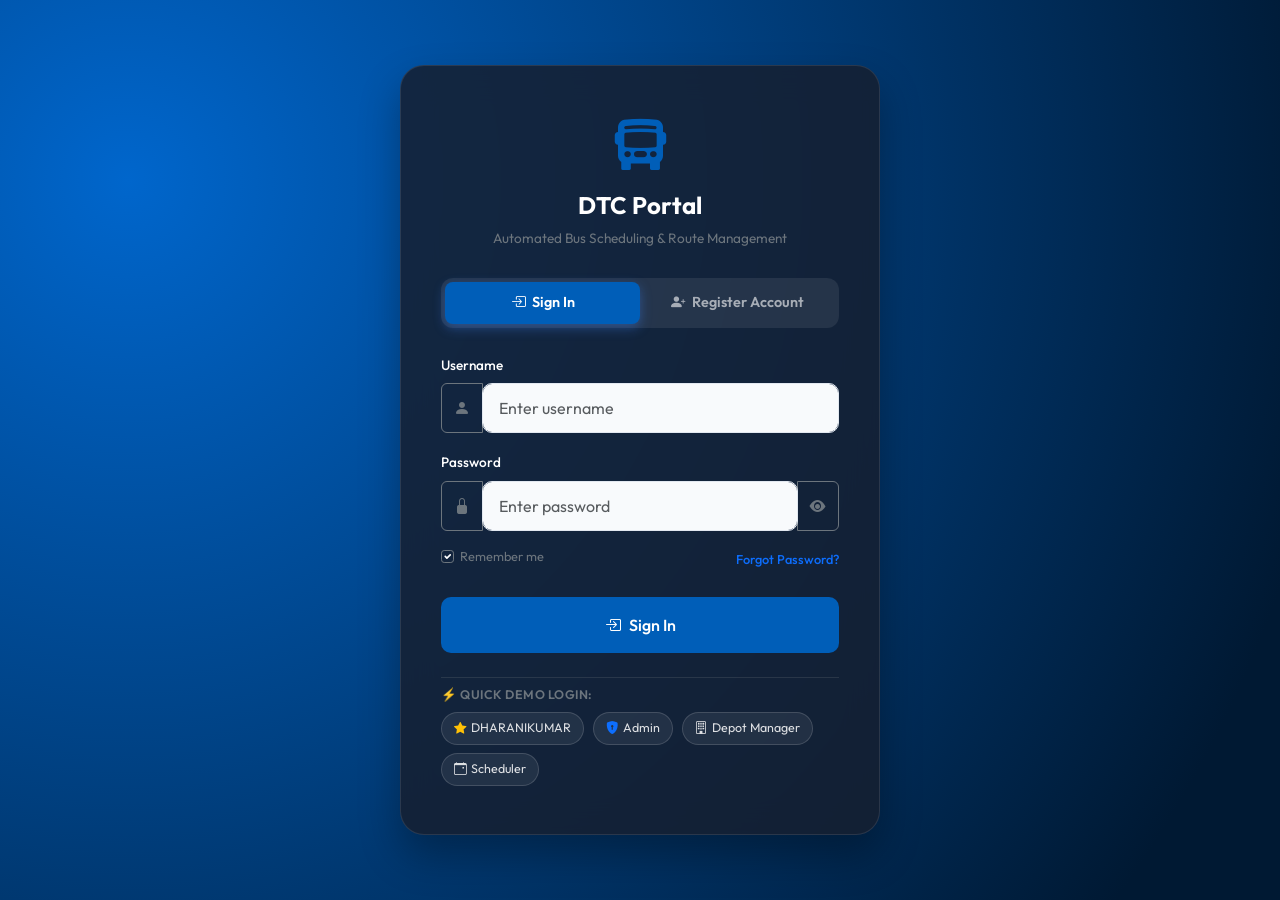
<file: index.html>
<!DOCTYPE html>
<html lang="en">
<head>
    <meta charset="UTF-8">
    <meta name="viewport" content="width=device-width, initial-scale=1.0">
    <title>Delhi Transport Corporation (DTC) - Redirecting</title>
    <style>
        body {
            background-color: #0b0f19;
            color: #ffffff;
            font-family: 'Segoe UI', Tahoma, Geneva, Verdana, sans-serif;
            display: flex;
            align-items: center;
            justify-content: center;
            height: 100vh;
            margin: 0;
        }
        .loader-wrapper {
            text-align: center;
        }
        .spinner {
            border: 4px solid rgba(255,255,255,0.1);
            width: 50px;
            height: 50px;
            border-radius: 50%;
            border-left-color: #3b82f6;
            animation: spin 1s linear infinite;
            margin: 0 auto 20px;
        }
        @keyframes spin { 0% { transform: rotate(0deg); } 100% { transform: rotate(360deg); } }
    </style>
    <script>
        window.addEventListener('DOMContentLoaded', () => {
            const token = localStorage.getItem('dtc_jwt_token');
            if (token) {
                window.location.replace('/dashboard.html');
            } else {
                window.location.replace('/login.html');
            }
        });
    </script>
</head>
<body>
    <div class="loader-wrapper">
        <div class="spinner"></div>
        <h2>Delhi Transport Corporation</h2>
        <p style="color: #64748b">Loading application session...</p>
    </div>
</body>
</html>
</file>
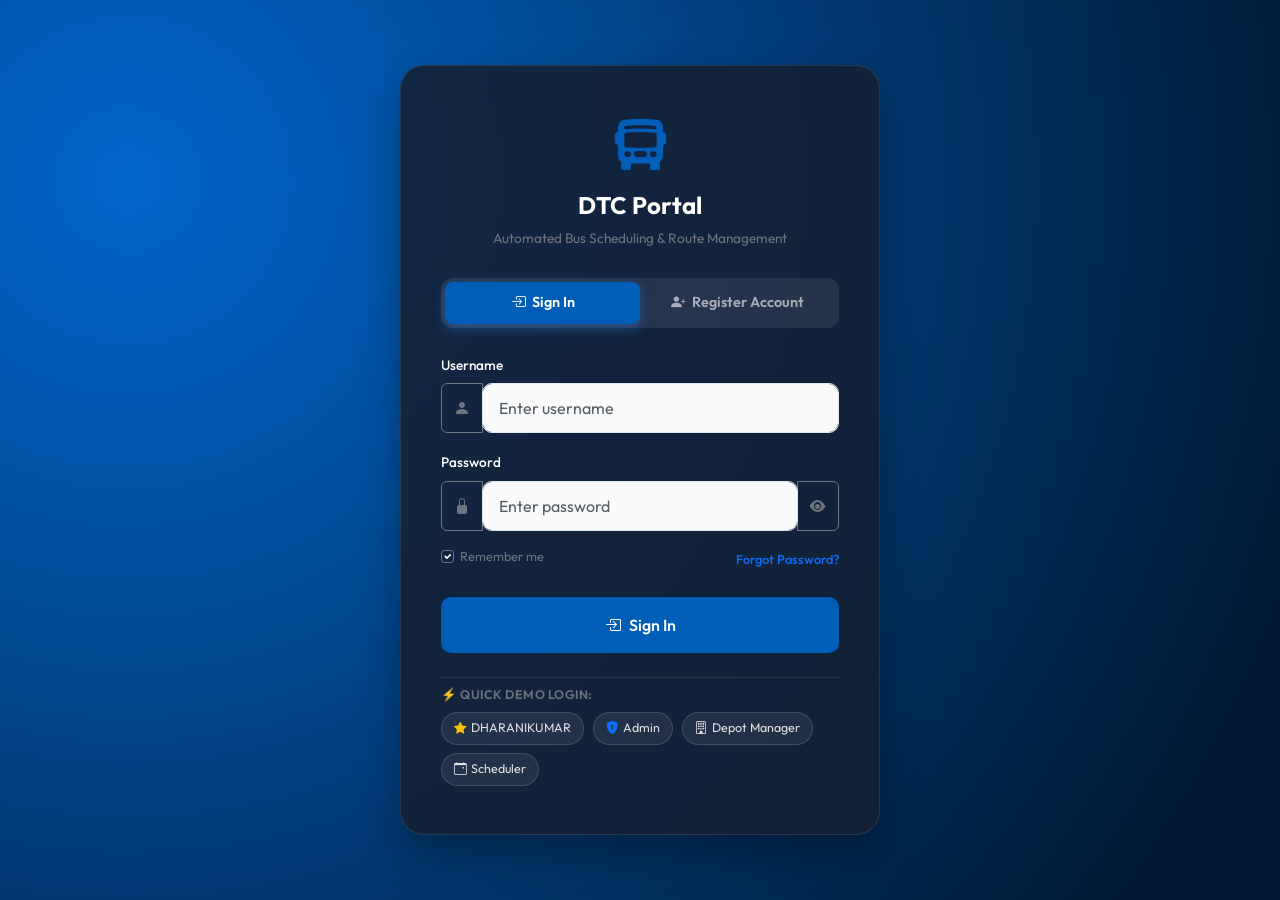
<file: buses.html>
<!DOCTYPE html>
<html lang="en">
<head>
    <meta charset="UTF-8">
    <meta name="viewport" content="width=device-width, initial-scale=1.0">
    <title>DTC - Bus Fleet Management</title>
    <!-- Bootstrap 5 CSS -->
    <link href="https://cdn.jsdelivr.net/npm/bootstrap@5.3.0/dist/css/bootstrap.min.css" rel="stylesheet">
    <!-- Bootstrap Icons -->
    <link href="https://cdn.jsdelivr.net/npm/bootstrap-icons@1.10.0/font/bootstrap-icons.css" rel="stylesheet">
    <!-- Custom Style Sheet -->
    <link href="/css/styles.css" rel="stylesheet">
</head>
<body>

    <!-- Sidebar Navigation -->
    <div class="sidebar">
        <div class="sidebar-brand">
            <i class="bi bi-bus-front-fill" style="font-size: 2.2rem; color: var(--primary-color)"></i>
            <h3>DTC Management</h3>
        </div>
        <ul class="sidebar-menu">
            <li><a href="/dashboard.html"><i class="bi bi-speedometer2"></i> Dashboard</a></li>
            <li class="active"><a href="/buses.html"><i class="bi bi-truck"></i> Bus Fleet</a></li>
            <li><a href="/drivers.html"><i class="bi bi-person-badge"></i> Drivers</a></li>
            <li><a href="/conductors.html"><i class="bi bi-people"></i> Conductors</a></li>
            <li><a href="/routes.html"><i class="bi bi-map"></i> Route Details</a></li>
            <li><a href="/schedules.html"><i class="bi bi-calendar3"></i> Schedule Planner</a></li>
            <li><a href="/trips.html"><i class="bi bi-play-circle"></i> Live Trips</a></li>
            <li><a href="/maintenance.html"><i class="bi bi-tools"></i> Maintenance</a></li>
            <li><a href="/reports.html"><i class="bi bi-file-earmark-bar-graph"></i> Report Center</a></li>
            <li><a href="/settings.html"><i class="bi bi-gear"></i> Settings</a></li>
        </ul>
        <div class="sidebar-footer">
            <div class="user-profile">
                <div class="user-avatar" id="profile-avatar-letter">A</div>
                <div class="user-details">
                    <div class="user-name" id="profile-user-name">Admin User</div>
                    <div class="user-role" id="profile-user-role">Administrator</div>
                </div>
                <a href="#" onclick="logoutUser()" title="Logout" style="color: rgba(255,255,255,0.6)"><i class="bi bi-power" style="font-size: 1.2rem"></i></a>
            </div>
        </div>
    </div>

    <!-- Main Wrapper -->
    <div class="main-wrapper">
        <!-- Top Navbar -->
        <div class="topbar">
            <div class="page-title">
                <h4>Bus Fleet Management</h4>
            </div>
            <div class="topbar-actions">
                <div class="theme-toggle" id="theme-toggle-btn" title="Toggle Theme">
                    <i class="bi bi-moon-fill"></i>
                </div>
            </div>
        </div>

        <!-- Content Body -->
        <div class="content-body">
            <div class="glass-panel animated-fade">
                <div class="d-flex justify-content-between align-items-center mb-4 flex-wrap gap-3">
                    <div class="d-flex align-items-center gap-2">
                        <input type="text" id="search-bus-input" class="form-control form-control-custom" style="width: 250px;" placeholder="Search by number or model...">
                        <button class="btn btn-primary-custom" onclick="loadBuses()"><i class="bi bi-search"></i> Search</button>
                    </div>
                    <button class="btn btn-primary-custom" id="add-bus-btn" data-bs-toggle="modal" data-bs-target="#busModal" onclick="openCreateModal()"><i class="bi bi-plus-lg"></i> Add New Bus</button>
                </div>

                <div class="table-responsive">
                    <table class="custom-table">
                        <thead>
                            <tr>
                                <th>ID</th>
                                <th>Bus Number</th>
                                <th>Model</th>
                                <th>Capacity</th>
                                <th>Fuel Type</th>
                                <th>Status</th>
                                <th>Depot</th>
                                <th>Mileage (KM)</th>
                                <th>Actions</th>
                            </tr>
                        </thead>
                        <tbody id="bus-table-body">
                            <!-- Populated dynamically via JS -->
                        </tbody>
                    </table>
                </div>
            </div>
        </div>
    </div>

    <!-- Bus Save/Edit Modal -->
    <div class="modal fade" id="busModal" tabindex="-1" aria-hidden="true">
        <div class="modal-dialog modal-dialog-centered">
            <div class="modal-content modal-content-custom text-white">
                <div class="modal-header border-secondary">
                    <h5 class="modal-title fw-bold" id="busModalTitle">Add New Bus</h5>
                    <button type="button" class="btn-close btn-close-white" data-bs-dismiss="modal" aria-label="Close"></button>
                </div>
                <form id="bus-form">
                    <input type="hidden" id="bus-id">
                    <div class="modal-body">
                        <div class="mb-3">
                            <label for="bus-number" class="form-label">Bus Number</label>
                            <input type="text" class="form-control form-control-custom" id="bus-number" placeholder="e.g. DL-1PD-1234" required>
                        </div>
                        <div class="mb-3">
                            <label for="bus-model" class="form-label">Model</label>
                            <input type="text" class="form-control form-control-custom" id="bus-model" placeholder="e.g. Tata Hybrid Starbus" required>
                        </div>
                        <div class="mb-3">
                            <label for="bus-capacity" class="form-label">Capacity</label>
                            <input type="number" class="form-control form-control-custom" id="bus-capacity" min="1" max="100" required>
                        </div>
                        <div class="mb-3">
                            <label for="bus-fuel" class="form-label">Fuel Type</label>
                            <select class="form-select form-control-custom" id="bus-fuel" required>
                                <option value="CNG">CNG</option>
                                <option value="ELECTRIC">ELECTRIC</option>
                                <option value="DIESEL">DIESEL</option>
                            </select>
                        </div>
                        <div class="mb-3">
                            <label for="bus-status" class="form-label">Status</label>
                            <select class="form-select form-control-custom" id="bus-status" required>
                                <option value="ACTIVE">ACTIVE</option>
                                <option value="MAINTENANCE">MAINTENANCE</option>
                                <option value="OUT_OF_SERVICE">OUT OF SERVICE</option>
                            </select>
                        </div>
                        <div class="mb-3">
                            <label for="bus-depot" class="form-label">Assigned Depot</label>
                            <select class="form-select form-control-custom" id="bus-depot" required>
                                <option value="1">Rajghat Depot-I</option>
                                <option value="2">Indraprastha Depot</option>
                                <option value="3">Sukhdev Vihar Depot</option>
                            </select>
                        </div>
                        <div class="mb-3">
                            <label for="bus-mileage" class="form-label">Mileage (KM)</label>
                            <input type="number" step="0.1" class="form-control form-control-custom" id="bus-mileage" value="0.0">
                        </div>
                    </div>
                    <div class="modal-footer border-secondary">
                        <button type="button" class="btn btn-secondary text-white" style="background: var(--text-secondary); border: none" data-bs-dismiss="modal">Cancel</button>
                        <button type="submit" class="btn btn-primary-custom">Save Changes</button>
                    </div>
                </form>
            </div>
        </div>
    </div>

    <!-- Bootstrap Bundle JS -->
    <script src="https://cdn.jsdelivr.net/npm/bootstrap@5.3.0/dist/js/bootstrap.bundle.min.js"></script>
    <!-- API JS -->
    <script src="/js/api.js"></script>
    <!-- Buses Script -->
    <script src="/js/buses.js"></script>
</body>
</html>
</file>
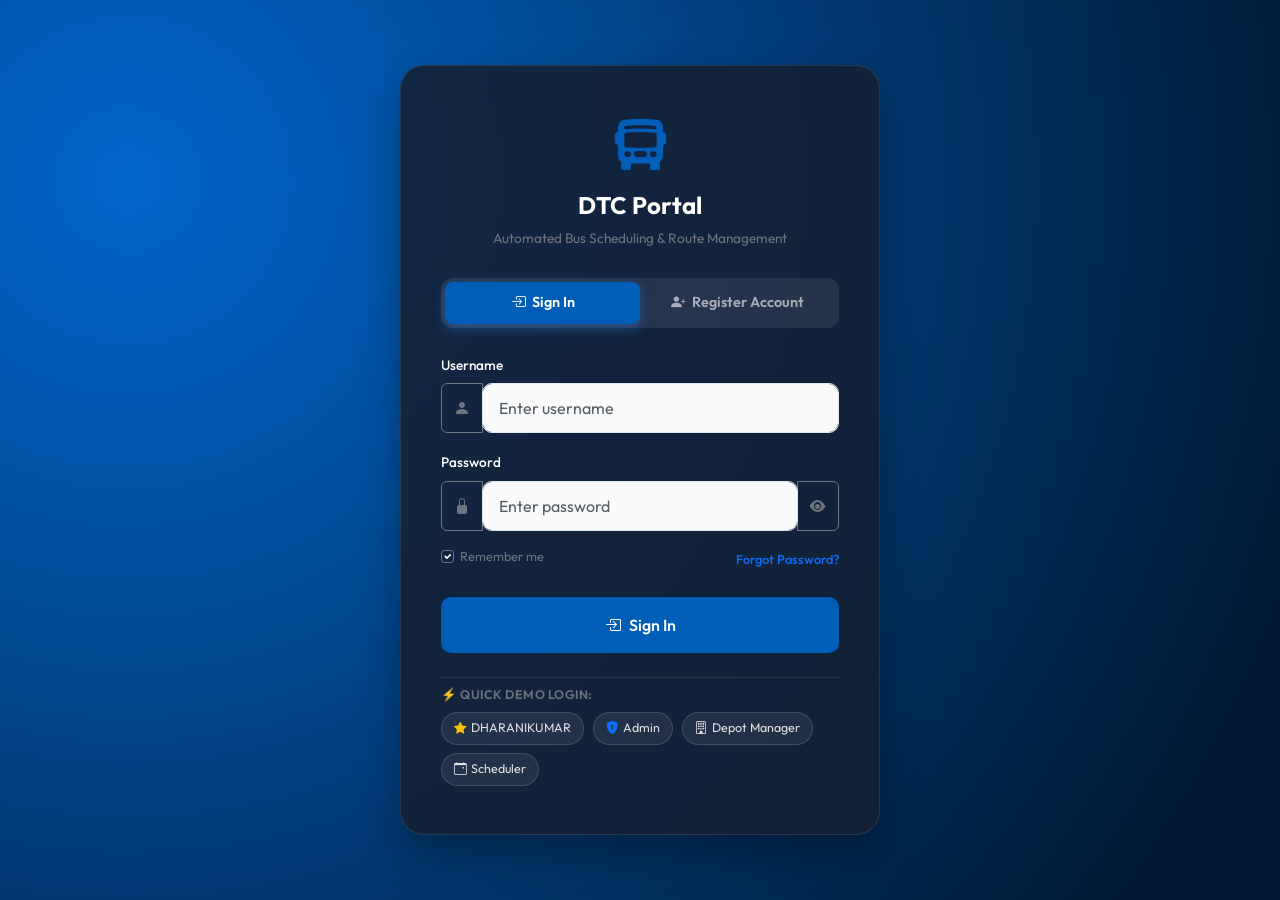
<file: conductors.html>
<!DOCTYPE html>
<html lang="en">
<head>
    <meta charset="UTF-8">
    <meta name="viewport" content="width=device-width, initial-scale=1.0">
    <title>DTC - Conductor Management</title>
    <!-- Bootstrap 5 CSS -->
    <link href="https://cdn.jsdelivr.net/npm/bootstrap@5.3.0/dist/css/bootstrap.min.css" rel="stylesheet">
    <!-- Bootstrap Icons -->
    <link href="https://cdn.jsdelivr.net/npm/bootstrap-icons@1.10.0/font/bootstrap-icons.css" rel="stylesheet">
    <!-- Custom Style Sheet -->
    <link href="/css/styles.css" rel="stylesheet">
</head>
<body>

    <!-- Sidebar Navigation -->
    <div class="sidebar">
        <div class="sidebar-brand">
            <i class="bi bi-bus-front-fill" style="font-size: 2.2rem; color: var(--primary-color)"></i>
            <h3>DTC Management</h3>
        </div>
        <ul class="sidebar-menu">
            <li><a href="/dashboard.html"><i class="bi bi-speedometer2"></i> Dashboard</a></li>
            <li><a href="/buses.html"><i class="bi bi-truck"></i> Bus Fleet</a></li>
            <li><a href="/drivers.html"><i class="bi bi-person-badge"></i> Drivers</a></li>
            <li class="active"><a href="/conductors.html"><i class="bi bi-people"></i> Conductors</a></li>
            <li><a href="/routes.html"><i class="bi bi-map"></i> Route Details</a></li>
            <li><a href="/schedules.html"><i class="bi bi-calendar3"></i> Schedule Planner</a></li>
            <li><a href="/trips.html"><i class="bi bi-play-circle"></i> Live Trips</a></li>
            <li><a href="/maintenance.html"><i class="bi bi-tools"></i> Maintenance</a></li>
            <li><a href="/reports.html"><i class="bi bi-file-earmark-bar-graph"></i> Report Center</a></li>
            <li><a href="/settings.html"><i class="bi bi-gear"></i> Settings</a></li>
        </ul>
        <div class="sidebar-footer">
            <div class="user-profile">
                <div class="user-avatar" id="profile-avatar-letter">A</div>
                <div class="user-details">
                    <div class="user-name" id="profile-user-name">Admin User</div>
                    <div class="user-role" id="profile-user-role">Administrator</div>
                </div>
                <a href="#" onclick="logoutUser()" title="Logout" style="color: rgba(255,255,255,0.6)"><i class="bi bi-power" style="font-size: 1.2rem"></i></a>
            </div>
        </div>
    </div>

    <!-- Main Wrapper -->
    <div class="main-wrapper">
        <!-- Top Navbar -->
        <div class="topbar">
            <div class="page-title">
                <h4>Conductor Registry</h4>
            </div>
            <div class="topbar-actions">
                <div class="theme-toggle" id="theme-toggle-btn" title="Toggle Theme">
                    <i class="bi bi-moon-fill"></i>
                </div>
            </div>
        </div>

        <!-- Content Body -->
        <div class="content-body">
            <div class="glass-panel animated-fade">
                <div class="d-flex justify-content-between align-items-center mb-4 flex-wrap gap-3">
                    <div class="d-flex align-items-center gap-2">
                        <input type="text" id="search-conductor-input" class="form-control form-control-custom" style="width: 250px;" placeholder="Search by name or employee ID...">
                        <button class="btn btn-primary-custom" onclick="loadConductors()"><i class="bi bi-search"></i> Search</button>
                    </div>
                    <button class="btn btn-primary-custom" id="add-conductor-btn" data-bs-toggle="modal" data-bs-target="#conductorModal" onclick="openCreateModal()"><i class="bi bi-plus-lg"></i> Add New Conductor</button>
                </div>

                <div class="table-responsive">
                    <table class="custom-table">
                        <thead>
                            <tr>
                                <th>ID</th>
                                <th>Name</th>
                                <th>Employee ID</th>
                                <th>Status</th>
                                <th>Depot</th>
                                <th>Phone</th>
                                <th>Email</th>
                                <th>Actions</th>
                            </tr>
                        </thead>
                        <tbody id="conductor-table-body">
                            <!-- Populated dynamically via JS -->
                        </tbody>
                    </table>
                </div>
            </div>
        </div>
    </div>

    <!-- Conductor Save/Edit Modal -->
    <div class="modal fade" id="conductorModal" tabindex="-1" aria-hidden="true">
        <div class="modal-dialog modal-dialog-centered">
            <div class="modal-content modal-content-custom text-white">
                <div class="modal-header border-secondary">
                    <h5 class="modal-title fw-bold" id="conductorModalTitle">Add New Conductor</h5>
                    <button type="button" class="btn-close btn-close-white" data-bs-dismiss="modal" aria-label="Close"></button>
                </div>
                <form id="conductor-form">
                    <input type="hidden" id="conductor-id">
                    <div class="modal-body">
                        <!-- User account creation fields (only visible during creation) -->
                        <div id="credentials-section">
                            <div class="mb-3">
                                <label for="conductor-username" class="form-label">Username (For Portal Login)</label>
                                <input type="text" class="form-control form-control-custom" id="conductor-username" placeholder="e.g. ramesh_c" required>
                            </div>
                            <div class="mb-3">
                                <label for="conductor-password" class="form-label">Temporary Password</label>
                                <input type="password" class="form-control form-control-custom" id="conductor-password" placeholder="Min 6 characters">
                            </div>
                        </div>
                        <div class="mb-3">
                            <label for="conductor-name" class="form-label">Full Name</label>
                            <input type="text" class="form-control form-control-custom" id="conductor-name" required>
                        </div>
                        <div class="mb-3">
                            <label for="conductor-employee-id" class="form-label">Employee ID</label>
                            <input type="text" class="form-control form-control-custom" id="conductor-employee-id" placeholder="e.g. EMP-CON-1234" required>
                        </div>
                        <div class="mb-3">
                            <label for="conductor-email" class="form-label">Email</label>
                            <input type="email" class="form-control form-control-custom" id="conductor-email">
                        </div>
                        <div class="mb-3">
                            <label for="conductor-phone" class="form-label">Phone</label>
                            <input type="text" class="form-control form-control-custom" id="conductor-phone">
                        </div>
                        <div class="mb-3">
                            <label for="conductor-status" class="form-label">Status</label>
                            <select class="form-select form-control-custom" id="conductor-status" required>
                                <option value="AVAILABLE">AVAILABLE</option>
                                <option value="ON_TRIP">ON TRIP</option>
                                <option value="LEAVE">LEAVE</option>
                            </select>
                        </div>
                        <div class="mb-3">
                            <label for="conductor-depot" class="form-label">Assigned Depot</label>
                            <select class="form-select form-control-custom" id="conductor-depot" required>
                                <option value="1">Rajghat Depot-I</option>
                                <option value="2">Indraprastha Depot</option>
                                <option value="3">Sukhdev Vihar Depot</option>
                            </select>
                        </div>
                    </div>
                    <div class="modal-footer border-secondary">
                        <button type="button" class="btn btn-secondary text-white" style="background: var(--text-secondary); border: none" data-bs-dismiss="modal">Cancel</button>
                        <button type="submit" class="btn btn-primary-custom">Save Conductor</button>
                    </div>
                </form>
            </div>
        </div>
    </div>

    <!-- Bootstrap Bundle JS -->
    <script src="https://cdn.jsdelivr.net/npm/bootstrap@5.3.0/dist/js/bootstrap.bundle.min.js"></script>
    <!-- API JS -->
    <script src="/js/api.js"></script>
    <!-- Conductors Script -->
    <script src="/js/conductors.js"></script>
</body>
</html>
</file>
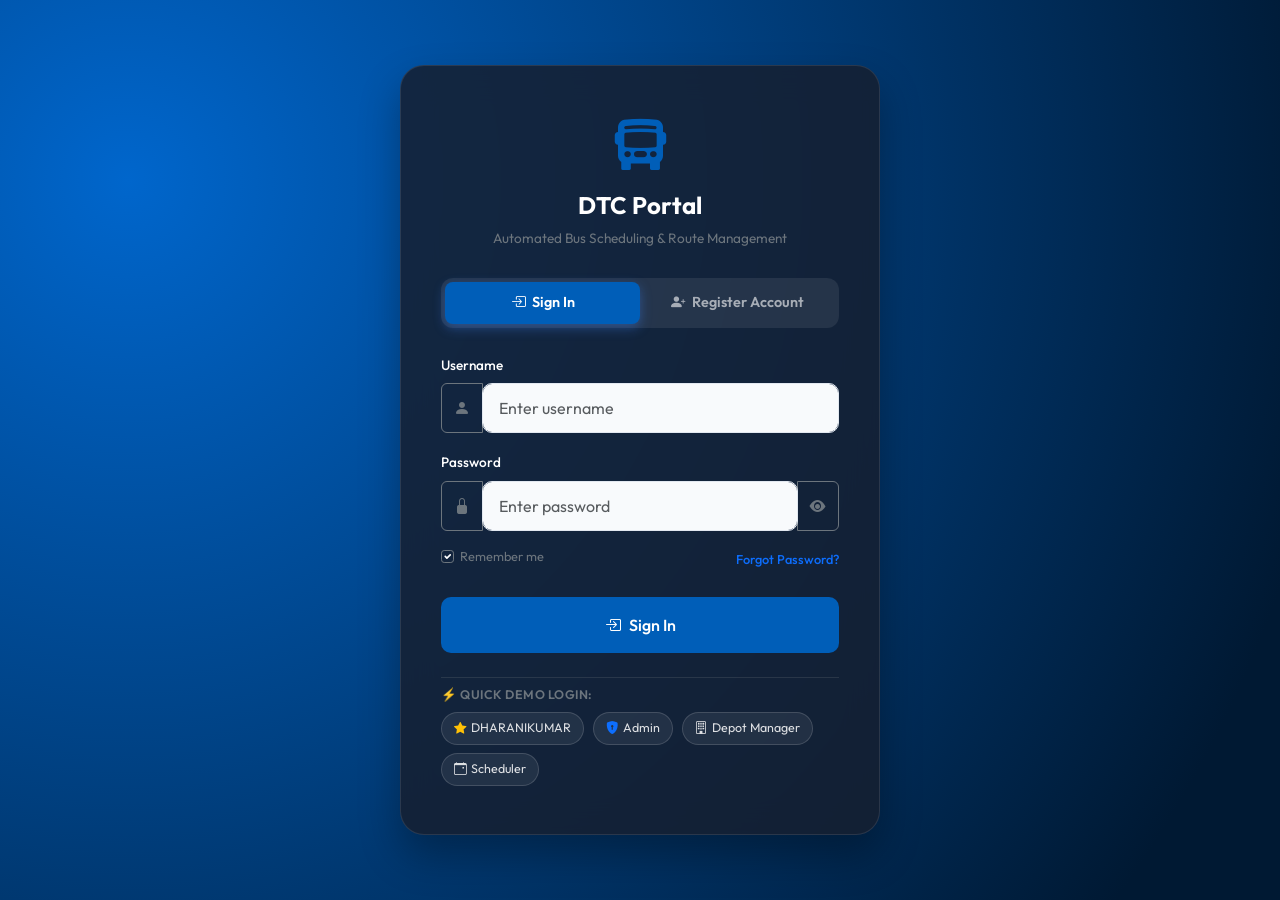
<file: login.html>
<!DOCTYPE html>
<html lang="en">
<head>
    <meta charset="UTF-8">
    <meta name="viewport" content="width=device-width, initial-scale=1.0">
    <title>DTC Bus Scheduling - Login & Registration Portal</title>
    <!-- Bootstrap 5 CSS -->
    <link href="https://cdn.jsdelivr.net/npm/bootstrap@5.3.0/dist/css/bootstrap.min.css" rel="stylesheet">
    <!-- Bootstrap Icons -->
    <link href="https://cdn.jsdelivr.net/npm/bootstrap-icons@1.10.0/font/bootstrap-icons.css" rel="stylesheet">
    <!-- Custom Style Sheet -->
    <link href="/css/styles.css" rel="stylesheet">
    <style>
        .auth-tabs {
            display: flex;
            background: rgba(255, 255, 255, 0.08);
            border-radius: 12px;
            padding: 4px;
            margin-bottom: 24px;
        }
        .auth-tab-btn {
            flex: 1;
            padding: 10px;
            border: none;
            background: transparent;
            color: rgba(255, 255, 255, 0.6);
            font-weight: 600;
            font-size: 0.9rem;
            border-radius: 8px;
            transition: all 0.3s;
        }
        .auth-tab-btn.active {
            background: var(--primary-color);
            color: #ffffff;
            box-shadow: 0 4px 12px rgba(59, 130, 246, 0.4);
        }
        .quick-user-chip {
            background: rgba(255, 255, 255, 0.07);
            border: 1px solid rgba(255, 255, 255, 0.15);
            color: rgba(255, 255, 255, 0.85);
            font-size: 0.78rem;
            padding: 6px 12px;
            border-radius: 20px;
            cursor: pointer;
            transition: all 0.2s;
            display: inline-flex;
            align-items: center;
            gap: 5px;
            margin-right: 6px;
            margin-bottom: 8px;
        }
        .quick-user-chip:hover {
            background: var(--primary-color);
            border-color: var(--primary-color);
            color: #ffffff;
            transform: translateY(-2px);
        }
        .toggle-password {
            cursor: pointer;
        }
    </style>
</head>
<body class="login-body">
    <div class="login-card animated-fade" style="max-width: 480px;">
        <div class="login-logo">
            <i class="bi bi-bus-front-fill" style="font-size: 3.2rem; color: var(--primary-color)"></i>
            <h4 class="mt-2 fw-bold">DTC Portal</h4>
            <p class="text-secondary mb-0" style="font-size: 0.85rem">Automated Bus Scheduling & Route Management</p>
        </div>

        <!-- Auth Tabs -->
        <div class="auth-tabs">
            <button type="button" class="auth-tab-btn active" id="tab-login-btn" onclick="switchAuthTab('login')">
                <i class="bi bi-box-arrow-in-right me-1"></i> Sign In
            </button>
            <button type="button" class="auth-tab-btn" id="tab-register-btn" onclick="switchAuthTab('register')">
                <i class="bi bi-person-plus-fill me-1"></i> Register Account
            </button>
        </div>

        <!-- LOGIN FORM -->
        <form id="login-form">
            <div class="mb-3">
                <label for="username" class="form-label" style="font-size: 0.85rem; font-weight: 500">Username</label>
                <div class="input-group">
                    <span class="input-group-text bg-transparent border-secondary text-secondary"><i class="bi bi-person-fill"></i></span>
                    <input type="text" id="username" class="form-control form-control-custom bg-transparent text-white border-secondary" placeholder="Enter username" required>
                </div>
            </div>
            
            <div class="mb-3">
                <label for="password" class="form-label" style="font-size: 0.85rem; font-weight: 500">Password</label>
                <div class="input-group">
                    <span class="input-group-text bg-transparent border-secondary text-secondary"><i class="bi bi-lock-fill"></i></span>
                    <input type="password" id="password" class="form-control form-control-custom bg-transparent text-white border-secondary" placeholder="Enter password" required>
                    <span class="input-group-text bg-transparent border-secondary text-secondary toggle-password" onclick="togglePasswordVisibility('password', this)">
                        <i class="bi bi-eye-fill"></i>
                    </span>
                </div>
            </div>
            
            <div class="d-flex justify-content-between align-items-center mb-4" style="font-size: 0.8rem">
                <div class="form-check">
                    <input class="form-check-input bg-transparent border-secondary" type="checkbox" id="remember-me" checked>
                    <label class="form-check-label text-secondary" for="remember-me">Remember me</label>
                </div>
                <a href="#" class="text-primary" style="font-weight: 500" onclick="showToast('Reset Instructions', 'Please contact your Depot Administrator to reset password.', 'info')">Forgot Password?</a>
            </div>
            
            <button type="submit" class="btn btn-primary-custom w-100 py-3 justify-content-center mb-4">
                <i class="bi bi-box-arrow-in-right"></i> Sign In
            </button>

            <!-- Quick Demo Accounts -->
            <div class="pt-2 border-top border-secondary border-opacity-25">
                <p class="text-secondary mb-2" style="font-size: 0.78rem; font-weight: 600; text-transform: uppercase; letter-spacing: 0.5px;">⚡ Quick Demo Login:</p>
                <div>
                    <span class="quick-user-chip" onclick="fillCredentials('DHARANIKUMAR', 'dharanikumar')">
                        <i class="bi bi-star-fill text-warning"></i> DHARANIKUMAR
                    </span>
                    <span class="quick-user-chip" onclick="fillCredentials('admin', 'admin123')">
                        <i class="bi bi-shield-lock-fill text-primary"></i> Admin
                    </span>
                    <span class="quick-user-chip" onclick="fillCredentials('manager', 'admin123')">
                        <i class="bi bi-building"></i> Depot Manager
                    </span>
                    <span class="quick-user-chip" onclick="fillCredentials('scheduler', 'admin123')">
                        <i class="bi bi-calendar-event"></i> Scheduler
                    </span>
                </div>
            </div>
        </form>

        <!-- REGISTER FORM -->
        <form id="register-form" style="display: none;">
            <div class="row">
                <div class="col-md-6 mb-3">
                    <label for="reg-fullName" class="form-label" style="font-size: 0.85rem; font-weight: 500">Full Name</label>
                    <div class="input-group">
                        <span class="input-group-text bg-transparent border-secondary text-secondary"><i class="bi bi-card-heading"></i></span>
                        <input type="text" id="reg-fullName" class="form-control form-control-custom bg-transparent text-white border-secondary" placeholder="e.g. Dharani Kumar" required>
                    </div>
                </div>

                <div class="col-md-6 mb-3">
                    <label for="reg-username" class="form-label" style="font-size: 0.85rem; font-weight: 500">Username</label>
                    <div class="input-group">
                        <span class="input-group-text bg-transparent border-secondary text-secondary"><i class="bi bi-person-badge"></i></span>
                        <input type="text" id="reg-username" class="form-control form-control-custom bg-transparent text-white border-secondary" placeholder="Choose username" required>
                    </div>
                </div>
            </div>

            <div class="row">
                <div class="col-md-6 mb-3">
                    <label for="reg-email" class="form-label" style="font-size: 0.85rem; font-weight: 500">Email Address</label>
                    <div class="input-group">
                        <span class="input-group-text bg-transparent border-secondary text-secondary"><i class="bi bi-envelope"></i></span>
                        <input type="email" id="reg-email" class="form-control form-control-custom bg-transparent text-white border-secondary" placeholder="name@dtc.gov.in" required>
                    </div>
                </div>

                <div class="col-md-6 mb-3">
                    <label for="reg-phone" class="form-label" style="font-size: 0.85rem; font-weight: 500">Phone Number</label>
                    <div class="input-group">
                        <span class="input-group-text bg-transparent border-secondary text-secondary"><i class="bi bi-telephone"></i></span>
                        <input type="tel" id="reg-phone" class="form-control form-control-custom bg-transparent text-white border-secondary" placeholder="10-digit phone">
                    </div>
                </div>
            </div>

            <div class="mb-3">
                <label for="reg-role" class="form-label" style="font-size: 0.85rem; font-weight: 500">Select System Role</label>
                <div class="input-group">
                    <span class="input-group-text bg-transparent border-secondary text-secondary"><i class="bi bi-award-fill"></i></span>
                    <select id="reg-role" class="form-select form-control-custom bg-dark text-white border-secondary">
                        <option value="ROLE_SCHEDULER" selected>Chief Scheduler</option>
                        <option value="ROLE_DEPOT_MANAGER">Depot Manager</option>
                        <option value="ROLE_ADMIN">System Administrator</option>
                        <option value="ROLE_DRIVER">Driver</option>
                        <option value="ROLE_CONDUCTOR">Conductor</option>
                    </select>
                </div>
            </div>

            <div class="row">
                <div class="col-md-6 mb-3">
                    <label for="reg-password" class="form-label" style="font-size: 0.85rem; font-weight: 500">Password</label>
                    <div class="input-group">
                        <span class="input-group-text bg-transparent border-secondary text-secondary"><i class="bi bi-lock"></i></span>
                        <input type="password" id="reg-password" class="form-control form-control-custom bg-transparent text-white border-secondary" placeholder="Min 6 characters" required>
                    </div>
                </div>

                <div class="col-md-6 mb-4">
                    <label for="reg-confirmPassword" class="form-label" style="font-size: 0.85rem; font-weight: 500">Confirm Password</label>
                    <div class="input-group">
                        <span class="input-group-text bg-transparent border-secondary text-secondary"><i class="bi bi-check2-circle"></i></span>
                        <input type="password" id="reg-confirmPassword" class="form-control form-control-custom bg-transparent text-white border-secondary" placeholder="Re-type password" required>
                    </div>
                </div>
            </div>

            <button type="submit" class="btn btn-primary-custom w-100 py-3 justify-content-center">
                <i class="bi bi-person-check-fill"></i> Create Account & Sign In
            </button>
        </form>
    </div>

    <!-- API JS and Auth JS -->
    <script src="/js/api.js"></script>
    <script src="/js/auth.js"></script>
</body>
</html>
</file>
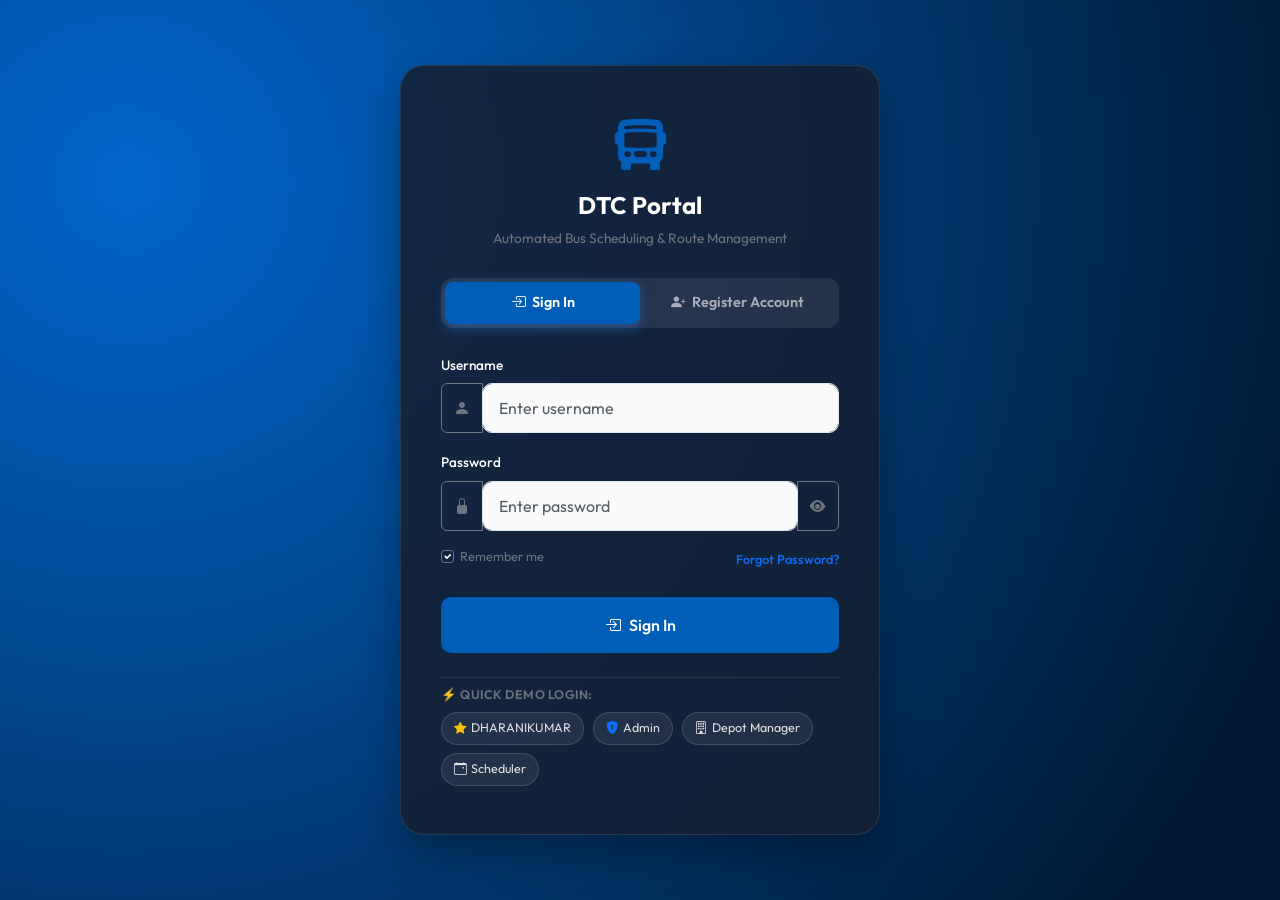
<file: maintenance.html>
<!DOCTYPE html>
<html lang="en">
<head>
    <meta charset="UTF-8">
    <meta name="viewport" content="width=device-width, initial-scale=1.0">
    <title>DTC - Fleet Maintenance</title>
    <!-- Bootstrap 5 CSS -->
    <link href="https://cdn.jsdelivr.net/npm/bootstrap@5.3.0/dist/css/bootstrap.min.css" rel="stylesheet">
    <!-- Bootstrap Icons -->
    <link href="https://cdn.jsdelivr.net/npm/bootstrap-icons@1.10.0/font/bootstrap-icons.css" rel="stylesheet">
    <!-- Custom Style Sheet -->
    <link href="/css/styles.css" rel="stylesheet">
</head>
<body>

    <!-- Sidebar Navigation -->
    <div class="sidebar">
        <div class="sidebar-brand">
            <i class="bi bi-bus-front-fill" style="font-size: 2.2rem; color: var(--primary-color)"></i>
            <h3>DTC Management</h3>
        </div>
        <ul class="sidebar-menu">
            <li><a href="/dashboard.html"><i class="bi bi-speedometer2"></i> Dashboard</a></li>
            <li><a href="/buses.html"><i class="bi bi-truck"></i> Bus Fleet</a></li>
            <li><a href="/drivers.html"><i class="bi bi-person-badge"></i> Drivers</a></li>
            <li><a href="/conductors.html"><i class="bi bi-people"></i> Conductors</a></li>
            <li><a href="/routes.html"><i class="bi bi-map"></i> Route Details</a></li>
            <li><a href="/schedules.html"><i class="bi bi-calendar3"></i> Schedule Planner</a></li>
            <li><a href="/trips.html"><i class="bi bi-play-circle"></i> Live Trips</a></li>
            <li class="active"><a href="/maintenance.html"><i class="bi bi-tools"></i> Maintenance</a></li>
            <li><a href="/reports.html"><i class="bi bi-file-earmark-bar-graph"></i> Report Center</a></li>
            <li><a href="/settings.html"><i class="bi bi-gear"></i> Settings</a></li>
        </ul>
        <div class="sidebar-footer">
            <div class="user-profile">
                <div class="user-avatar" id="profile-avatar-letter">A</div>
                <div class="user-details">
                    <div class="user-name" id="profile-user-name">Admin User</div>
                    <div class="user-role" id="profile-user-role">Administrator</div>
                </div>
                <a href="#" onclick="logoutUser()" title="Logout" style="color: rgba(255,255,255,0.6)"><i class="bi bi-power" style="font-size: 1.2rem"></i></a>
            </div>
        </div>
    </div>

    <!-- Main Wrapper -->
    <div class="main-wrapper">
        <!-- Top Navbar -->
        <div class="topbar">
            <div class="page-title">
                <h4>Fleet Maintenance Ledger</h4>
            </div>
            <div class="topbar-actions">
                <div class="theme-toggle" id="theme-toggle-btn" title="Toggle Theme">
                    <i class="bi bi-moon-fill"></i>
                </div>
            </div>
        </div>

        <!-- Content Body -->
        <div class="content-body">
            <!-- Service Schedule Table -->
            <div class="glass-panel animated-fade">
                <div class="d-flex justify-content-between align-items-center mb-4 flex-wrap gap-3">
                    <h5 class="fw-bold m-0"><i class="bi bi-wrench-adjustable text-primary"></i> Service Entries</h5>
                    <button class="btn btn-primary-custom" id="add-maint-btn" data-bs-toggle="modal" data-bs-target="#maintModal" onclick="openCreateModal()"><i class="bi bi-plus-lg"></i> Schedule Service</button>
                </div>

                <div class="table-responsive">
                    <table class="custom-table">
                        <thead>
                            <tr>
                                <th>Record ID</th>
                                <th>Bus Number</th>
                                <th>Service Date</th>
                                <th>Service Type</th>
                                <th>Description</th>
                                <th>Estimated Cost</th>
                                <th>Status</th>
                                <th>Technician Notes</th>
                                <th>Actions</th>
                            </tr>
                        </thead>
                        <tbody id="maint-table-body">
                            <!-- Populated dynamically -->
                        </tbody>
                    </table>
                </div>
            </div>
        </div>
    </div>

    <!-- Maintenance Record Modal -->
    <div class="modal fade" id="maintModal" tabindex="-1" aria-hidden="true">
        <div class="modal-dialog modal-dialog-centered">
            <div class="modal-content modal-content-custom text-white">
                <div class="modal-header border-secondary">
                    <h5 class="modal-title fw-bold" id="maintModalTitle">Schedule Maintenance</h5>
                    <button type="button" class="btn-close btn-close-white" data-bs-dismiss="modal" aria-label="Close"></button>
                </div>
                <form id="maint-form">
                    <input type="hidden" id="maint-id">
                    <div class="modal-body">
                        <div class="mb-3">
                            <label for="maint-bus" class="form-label">Select Bus</label>
                            <select class="form-select form-control-custom" id="maint-bus" required>
                                <!-- Loaded dynamically -->
                            </select>
                        </div>
                        <div class="mb-3">
                            <label for="maint-date" class="form-label">Scheduled / Service Date</label>
                            <input type="date" class="form-control form-control-custom" id="maint-date" required>
                        </div>
                        <div class="mb-3">
                            <label for="maint-type" class="form-label">Service Type</label>
                            <select class="form-select form-control-custom" id="maint-type" required>
                                <option value="ROUTINE">ROUTINE OIL & FILTER CHECK</option>
                                <option value="REPAIR">BREAKDOWN REPAIR</option>
                                <option value="INSPECTION">ANNUAL VEHICLE INSPECTION</option>
                            </select>
                        </div>
                        <div class="mb-3">
                            <label for="maint-cost" class="form-label">Service Cost (INR)</label>
                            <input type="number" step="0.01" class="form-control form-control-custom" id="maint-cost" required>
                        </div>
                        <div class="mb-3">
                            <label for="maint-status" class="form-label">Service Status</label>
                            <select class="form-select form-control-custom" id="maint-status" required>
                                <option value="SCHEDULED">SCHEDULED (UPCOMING)</option>
                                <option value="IN_PROGRESS">IN PROGRESS (UNDER WORK)</option>
                                <option value="COMPLETED">COMPLETED (RESTORE ACTIVE)</option>
                            </select>
                        </div>
                        <div class="mb-3">
                            <label for="maint-desc" class="form-label">Service Description</label>
                            <textarea class="form-control form-control-custom" id="maint-desc" rows="2" placeholder="e.g. Engine oil tuning, coolant fluid refill."></textarea>
                        </div>
                        <div class="mb-3" id="tech-notes-section">
                            <label for="maint-notes" class="form-label">Technician Notes</label>
                            <textarea class="form-control form-control-custom" id="maint-notes" rows="2" placeholder="e.g. Completed replacing JBM electric motor brush."></textarea>
                        </div>
                    </div>
                    <div class="modal-footer border-secondary">
                        <button type="button" class="btn btn-secondary text-white" style="background: var(--text-secondary); border: none" data-bs-dismiss="modal">Cancel</button>
                        <button type="submit" class="btn btn-primary-custom">Save Record</button>
                    </div>
                </form>
            </div>
        </div>
    </div>

    <!-- Bootstrap Bundle JS -->
    <script src="https://cdn.jsdelivr.net/npm/bootstrap@5.3.0/dist/js/bootstrap.bundle.min.js"></script>
    <!-- API JS -->
    <script src="/js/api.js"></script>
    <!-- Maintenance Script -->
    <script src="/js/maintenance.js"></script>
</body>
</html>
</file>
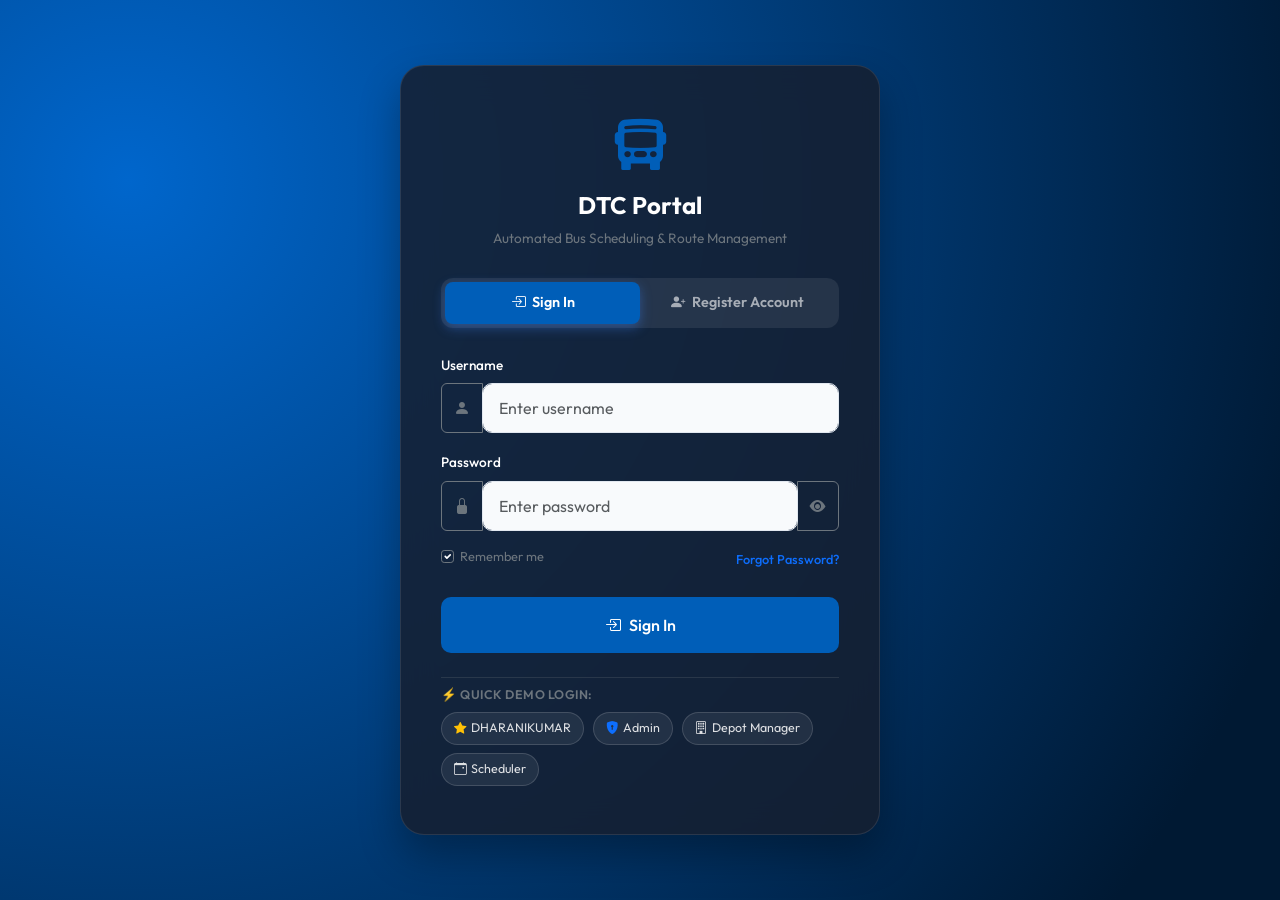
<file: reports.html>
<!DOCTYPE html>
<html lang="en">
<head>
    <meta charset="UTF-8">
    <meta name="viewport" content="width=device-width, initial-scale=1.0">
    <title>DTC - Report Center</title>
    <!-- Bootstrap 5 CSS -->
    <link href="https://cdn.jsdelivr.net/npm/bootstrap@5.3.0/dist/css/bootstrap.min.css" rel="stylesheet">
    <!-- Bootstrap Icons -->
    <link href="https://cdn.jsdelivr.net/npm/bootstrap-icons@1.10.0/font/bootstrap-icons.css" rel="stylesheet">
    <!-- Custom Style Sheet -->
    <link href="/css/styles.css" rel="stylesheet">
</head>
<body>

    <!-- Sidebar Navigation -->
    <div class="sidebar">
        <div class="sidebar-brand">
            <i class="bi bi-bus-front-fill" style="font-size: 2.2rem; color: var(--primary-color)"></i>
            <h3>DTC Management</h3>
        </div>
        <ul class="sidebar-menu">
            <li><a href="/dashboard.html"><i class="bi bi-speedometer2"></i> Dashboard</a></li>
            <li><a href="/buses.html"><i class="bi bi-truck"></i> Bus Fleet</a></li>
            <li><a href="/drivers.html"><i class="bi bi-person-badge"></i> Drivers</a></li>
            <li><a href="/conductors.html"><i class="bi bi-people"></i> Conductors</a></li>
            <li><a href="/routes.html"><i class="bi bi-map"></i> Route Details</a></li>
            <li><a href="/schedules.html"><i class="bi bi-calendar3"></i> Schedule Planner</a></li>
            <li><a href="/trips.html"><i class="bi bi-play-circle"></i> Live Trips</a></li>
            <li><a href="/maintenance.html"><i class="bi bi-tools"></i> Maintenance</a></li>
            <li class="active"><a href="/reports.html"><i class="bi bi-file-earmark-bar-graph"></i> Report Center</a></li>
            <li><a href="/settings.html"><i class="bi bi-gear"></i> Settings</a></li>
        </ul>
        <div class="sidebar-footer">
            <div class="user-profile">
                <div class="user-avatar" id="profile-avatar-letter">A</div>
                <div class="user-details">
                    <div class="user-name" id="profile-user-name">Admin User</div>
                    <div class="user-role" id="profile-user-role">Administrator</div>
                </div>
                <a href="#" onclick="logoutUser()" title="Logout" style="color: rgba(255,255,255,0.6)"><i class="bi bi-power" style="font-size: 1.2rem"></i></a>
            </div>
        </div>
    </div>

    <!-- Main Wrapper -->
    <div class="main-wrapper">
        <!-- Top Navbar -->
        <div class="topbar">
            <div class="page-title">
                <h4>System Reports Center</h4>
            </div>
            <div class="topbar-actions">
                <div class="theme-toggle" id="theme-toggle-btn" title="Toggle Theme">
                    <i class="bi bi-moon-fill"></i>
                </div>
            </div>
        </div>

        <!-- Content Body -->
        <div class="content-body">
            <div class="row">
                <!-- 1. Bus Report -->
                <div class="col-md-6 col-lg-4 mb-4">
                    <div class="glass-panel animated-fade h-100 d-flex flex-column justify-content-between">
                        <div>
                            <div class="d-flex align-items-center gap-3 mb-3">
                                <div class="stats-icon blue"><i class="bi bi-truck"></i></div>
                                <h5 class="fw-bold m-0">Bus Fleet Audit</h5>
                            </div>
                            <p class="text-secondary small">Generates list of DTC vehicles, fuel capacities, mileage figures, and current deployment depots.</p>
                        </div>
                        <div class="d-flex gap-2 mt-3">
                            <button class="btn btn-sm btn-success w-50" onclick="downloadReport('buses', 'excel')"><i class="bi bi-file-earmark-spreadsheet"></i> Excel</button>
                            <button class="btn btn-sm btn-danger w-50" onclick="downloadReport('buses', 'pdf')"><i class="bi bi-file-earmark-pdf"></i> PDF</button>
                        </div>
                    </div>
                </div>

                <!-- 2. Driver Report -->
                <div class="col-md-6 col-lg-4 mb-4">
                    <div class="glass-panel animated-fade h-100 d-flex flex-column justify-content-between">
                        <div>
                            <div class="d-flex align-items-center gap-3 mb-3">
                                <div class="stats-icon yellow"><i class="bi bi-person-badge"></i></div>
                                <h5 class="fw-bold m-0">Driver Registry</h5>
                            </div>
                            <p class="text-secondary small">Compiles driver profile listings, phone logs, license numbers, experience, and expiry deadlines.</p>
                        </div>
                        <div class="d-flex gap-2 mt-3">
                            <button class="btn btn-sm btn-success w-50" onclick="downloadReport('drivers', 'excel')"><i class="bi bi-file-earmark-spreadsheet"></i> Excel</button>
                            <button class="btn btn-sm btn-danger w-50" onclick="downloadReport('drivers', 'pdf')"><i class="bi bi-file-earmark-pdf"></i> PDF</button>
                        </div>
                    </div>
                </div>

                <!-- 3. Route Report -->
                <div class="col-md-6 col-lg-4 mb-4">
                    <div class="glass-panel animated-fade h-100 d-flex flex-column justify-content-between">
                        <div>
                            <div class="d-flex align-items-center gap-3 mb-3">
                                <div class="stats-icon blue"><i class="bi bi-map"></i></div>
                                <h5 class="fw-bold m-0">Transit Routes</h5>
                            </div>
                            <p class="text-secondary small">Contains path itineraries, starting terminals, stops counts, distances, and duration values.</p>
                        </div>
                        <div class="d-flex gap-2 mt-3">
                            <button class="btn btn-sm btn-success w-50" onclick="downloadReport('routes', 'excel')"><i class="bi bi-file-earmark-spreadsheet"></i> Excel</button>
                            <button class="btn btn-sm btn-danger w-50" onclick="downloadReport('routes', 'pdf')"><i class="bi bi-file-earmark-pdf"></i> PDF</button>
                        </div>
                    </div>
                </div>

                <!-- 4. Schedule Report -->
                <div class="col-md-6 col-lg-4 mb-4">
                    <div class="glass-panel animated-fade h-100 d-flex flex-column justify-content-between">
                        <div>
                            <div class="d-flex align-items-center gap-3 mb-3">
                                <div class="stats-icon yellow"><i class="bi bi-calendar3"></i></div>
                                <h5 class="fw-bold m-0">Timetable Planner</h5>
                            </div>
                            <p class="text-secondary small">Fetches the daily master dispatch timetables, assigned bus numbers, shift types, and peak markers.</p>
                        </div>
                        <div class="d-flex gap-2 mt-3">
                            <button class="btn btn-sm btn-success w-50" onclick="downloadReport('schedules', 'excel')"><i class="bi bi-file-earmark-spreadsheet"></i> Excel</button>
                            <button class="btn btn-sm btn-danger w-50" onclick="downloadReport('schedules', 'pdf')"><i class="bi bi-file-earmark-pdf"></i> PDF</button>
                        </div>
                    </div>
                </div>

                <!-- 5. Maintenance Report -->
                <div class="col-md-6 col-lg-4 mb-4">
                    <div class="glass-panel animated-fade h-100 d-flex flex-column justify-content-between">
                        <div>
                            <div class="d-flex align-items-center gap-3 mb-3">
                                <div class="stats-icon blue"><i class="bi bi-tools"></i></div>
                                <h5 class="fw-bold m-0">Maintenance Logs</h5>
                            </div>
                            <p class="text-secondary small">Dumps breakdown repair sheets, routine checkup ledger entries, servicing costs, and technician feedback.</p>
                        </div>
                        <div class="d-flex gap-2 mt-3">
                            <button class="btn btn-sm btn-success w-50" onclick="downloadReport('maintenance', 'excel')"><i class="bi bi-file-earmark-spreadsheet"></i> Excel</button>
                            <button class="btn btn-sm btn-danger w-50" onclick="downloadReport('maintenance', 'pdf')"><i class="bi bi-file-earmark-pdf"></i> PDF</button>
                        </div>
                    </div>
                </div>

                <!-- 6. Operations Report -->
                <div class="col-md-6 col-lg-4 mb-4">
                    <div class="glass-panel animated-fade h-100 d-flex flex-column justify-content-between">
                        <div>
                            <div class="d-flex align-items-center gap-3 mb-3">
                                <div class="stats-icon red"><i class="bi bi-signpost-split"></i></div>
                                <h5 class="fw-bold m-0">Operations Sheet</h5>
                            </div>
                            <p class="text-secondary small">Compiles daily trip telemetry logs: actual departure/arrival, delayed minutes, and current stop logs.</p>
                            <div class="mt-2">
                                <label for="ops-date" class="form-label small text-secondary fw-bold m-0">TARGET DATE</label>
                                <input type="date" class="form-control form-control-custom py-1 px-2 text-white" id="ops-date" style="font-size: 0.8rem">
                            </div>
                        </div>
                        <div class="d-flex gap-2 mt-3">
                            <button class="btn btn-sm btn-success w-50" onclick="downloadOperationsReport('excel')"><i class="bi bi-file-earmark-spreadsheet"></i> Excel</button>
                            <button class="btn btn-sm btn-danger w-50" onclick="downloadOperationsReport('pdf')"><i class="bi bi-file-earmark-pdf"></i> PDF</button>
                        </div>
                    </div>
                </div>
            </div>
        </div>
    </div>

    <!-- Bootstrap Bundle JS -->
    <script src="https://cdn.jsdelivr.net/npm/bootstrap@5.3.0/dist/js/bootstrap.bundle.min.js"></script>
    <!-- API JS -->
    <script src="/js/api.js"></script>
    <!-- Reports Script -->
    <script src="/js/reports.js"></script>
</body>
</html>
</file>
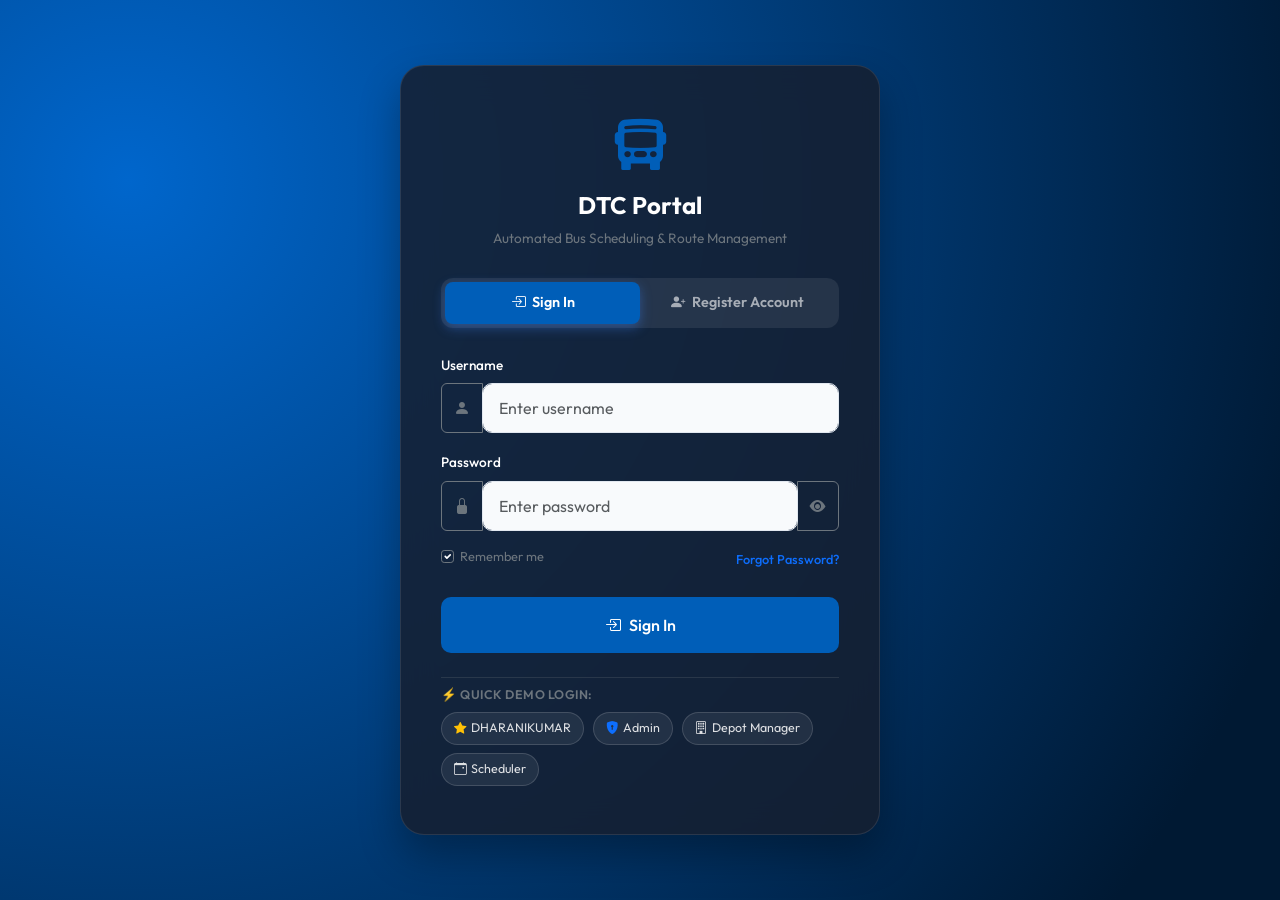
<file: routes.html>
<!DOCTYPE html>
<html lang="en">
<head>
    <meta charset="UTF-8">
    <meta name="viewport" content="width=device-width, initial-scale=1.0">
    <title>DTC - Route & Stops Management</title>
    <!-- Bootstrap 5 CSS -->
    <link href="https://cdn.jsdelivr.net/npm/bootstrap@5.3.0/dist/css/bootstrap.min.css" rel="stylesheet">
    <!-- Bootstrap Icons -->
    <link href="https://cdn.jsdelivr.net/npm/bootstrap-icons@1.10.0/font/bootstrap-icons.css" rel="stylesheet">
    <!-- Custom Style Sheet -->
    <link href="/css/styles.css" rel="stylesheet">
</head>
<body>

    <!-- Sidebar Navigation -->
    <div class="sidebar">
        <div class="sidebar-brand">
            <i class="bi bi-bus-front-fill" style="font-size: 2.2rem; color: var(--primary-color)"></i>
            <h3>DTC Management</h3>
        </div>
        <ul class="sidebar-menu">
            <li><a href="/dashboard.html"><i class="bi bi-speedometer2"></i> Dashboard</a></li>
            <li><a href="/buses.html"><i class="bi bi-truck"></i> Bus Fleet</a></li>
            <li><a href="/drivers.html"><i class="bi bi-person-badge"></i> Drivers</a></li>
            <li><a href="/conductors.html"><i class="bi bi-people"></i> Conductors</a></li>
            <li class="active"><a href="/routes.html"><i class="bi bi-map"></i> Route Details</a></li>
            <li><a href="/schedules.html"><i class="bi bi-calendar3"></i> Schedule Planner</a></li>
            <li><a href="/trips.html"><i class="bi bi-play-circle"></i> Live Trips</a></li>
            <li><a href="/maintenance.html"><i class="bi bi-tools"></i> Maintenance</a></li>
            <li><a href="/reports.html"><i class="bi bi-file-earmark-bar-graph"></i> Report Center</a></li>
            <li><a href="/settings.html"><i class="bi bi-gear"></i> Settings</a></li>
        </ul>
        <div class="sidebar-footer">
            <div class="user-profile">
                <div class="user-avatar" id="profile-avatar-letter">A</div>
                <div class="user-details">
                    <div class="user-name" id="profile-user-name">Admin User</div>
                    <div class="user-role" id="profile-user-role">Administrator</div>
                </div>
                <a href="#" onclick="logoutUser()" title="Logout" style="color: rgba(255,255,255,0.6)"><i class="bi bi-power" style="font-size: 1.2rem"></i></a>
            </div>
        </div>
    </div>

    <!-- Main Wrapper -->
    <div class="main-wrapper">
        <!-- Top Navbar -->
        <div class="topbar">
            <div class="page-title">
                <h4>Route & Stops Management</h4>
            </div>
            <div class="topbar-actions">
                <div class="theme-toggle" id="theme-toggle-btn" title="Toggle Theme">
                    <i class="bi bi-moon-fill"></i>
                </div>
            </div>
        </div>

        <!-- Content Body -->
        <div class="content-body">
            <div class="glass-panel animated-fade">
                <div class="d-flex justify-content-between align-items-center mb-4 flex-wrap gap-3">
                    <div class="d-flex align-items-center gap-2">
                        <input type="text" id="search-route-input" class="form-control form-control-custom" style="width: 250px;" placeholder="Search route no, start, end...">
                        <button class="btn btn-primary-custom" onclick="loadRoutes()"><i class="bi bi-search"></i> Search</button>
                    </div>
                    <button class="btn btn-primary-custom" id="add-route-btn" data-bs-toggle="modal" data-bs-target="#routeModal" onclick="openCreateModal()"><i class="bi bi-plus-lg"></i> Create New Route</button>
                </div>

                <div class="table-responsive">
                    <table class="custom-table">
                        <thead>
                            <tr>
                                <th>ID</th>
                                <th>Route No</th>
                                <th>Start Terminal</th>
                                <th>End Terminal</th>
                                <th>Distance</th>
                                <th>Est. Duration</th>
                                <th>Status</th>
                                <th>Stops Count</th>
                                <th>Actions</th>
                            </tr>
                        </thead>
                        <tbody id="route-table-body">
                            <!-- Populated dynamically via JS -->
                        </tbody>
                    </table>
                </div>
            </div>
        </div>
    </div>

    <!-- Route Creation/Modification Modal -->
    <div class="modal fade" id="routeModal" tabindex="-1" aria-hidden="true">
        <div class="modal-dialog modal-lg modal-dialog-centered">
            <div class="modal-content modal-content-custom text-white">
                <div class="modal-header border-secondary">
                    <h5 class="modal-title fw-bold" id="routeModalTitle">Create New Route</h5>
                    <button type="button" class="btn-close btn-close-white" data-bs-dismiss="modal" aria-label="Close"></button>
                </div>
                <form id="route-form">
                    <input type="hidden" id="route-id">
                    <div class="modal-body">
                        <div class="row">
                            <div class="col-md-6 mb-3">
                                <label for="route-number" class="form-label">Route Number</label>
                                <input type="text" class="form-control form-control-custom" id="route-number" placeholder="e.g. 502" required>
                            </div>
                            <div class="col-md-6 mb-3">
                                <label for="route-status" class="form-label">Route Status</label>
                                <select class="form-select form-control-custom" id="route-status" required>
                                    <option value="ACTIVE">ACTIVE</option>
                                    <option value="TEMPORARILY_CLOSED">TEMPORARILY CLOSED</option>
                                </select>
                            </div>
                            <div class="col-md-6 mb-3">
                                <label for="route-start" class="form-label">Start Location / Terminal</label>
                                <input type="text" class="form-control form-control-custom" id="route-start" placeholder="e.g. Mehrauli Terminal" required>
                            </div>
                            <div class="col-md-6 mb-3">
                                <label for="route-end" class="form-label">End Location / Terminal</label>
                                <input type="text" class="form-control form-control-custom" id="route-end" placeholder="e.g. Mori Gate Terminal" required>
                            </div>
                            <div class="col-md-6 mb-3">
                                <label for="route-distance" class="form-label">Total Distance (KM)</label>
                                <input type="number" step="0.1" class="form-control form-control-custom" id="route-distance" required>
                            </div>
                            <div class="col-md-6 mb-3">
                                <label for="route-duration" class="form-label">Estimated Duration (Minutes)</label>
                                <input type="number" class="form-control form-control-custom" id="route-duration" required>
                            </div>
                        </div>

                        <hr class="border-secondary my-4">

                        <!-- Stops Sequencer Section -->
                        <div class="d-flex justify-content-between align-items-center mb-3">
                            <h6 class="fw-bold m-0"><i class="bi bi-signpost-fill text-primary"></i> Route Stops & Sequencing</h6>
                            <button type="button" class="btn btn-sm btn-outline-primary" onclick="addStopRow()"><i class="bi bi-plus-lg"></i> Add Stop</button>
                        </div>

                        <div id="stops-container">
                            <!-- Stop entry rows appended dynamically -->
                        </div>
                    </div>
                    <div class="modal-footer border-secondary">
                        <button type="button" class="btn btn-secondary text-white" style="background: var(--text-secondary); border: none" data-bs-dismiss="modal">Cancel</button>
                        <button type="submit" class="btn btn-primary-custom">Save Route</button>
                    </div>
                </form>
            </div>
        </div>
    </div>

    <!-- Bootstrap Bundle JS -->
    <script src="https://cdn.jsdelivr.net/npm/bootstrap@5.3.0/dist/js/bootstrap.bundle.min.js"></script>
    <!-- API JS -->
    <script src="/js/api.js"></script>
    <!-- Routes Script -->
    <script src="/js/routes.js"></script>
</body>
</html>
</file>
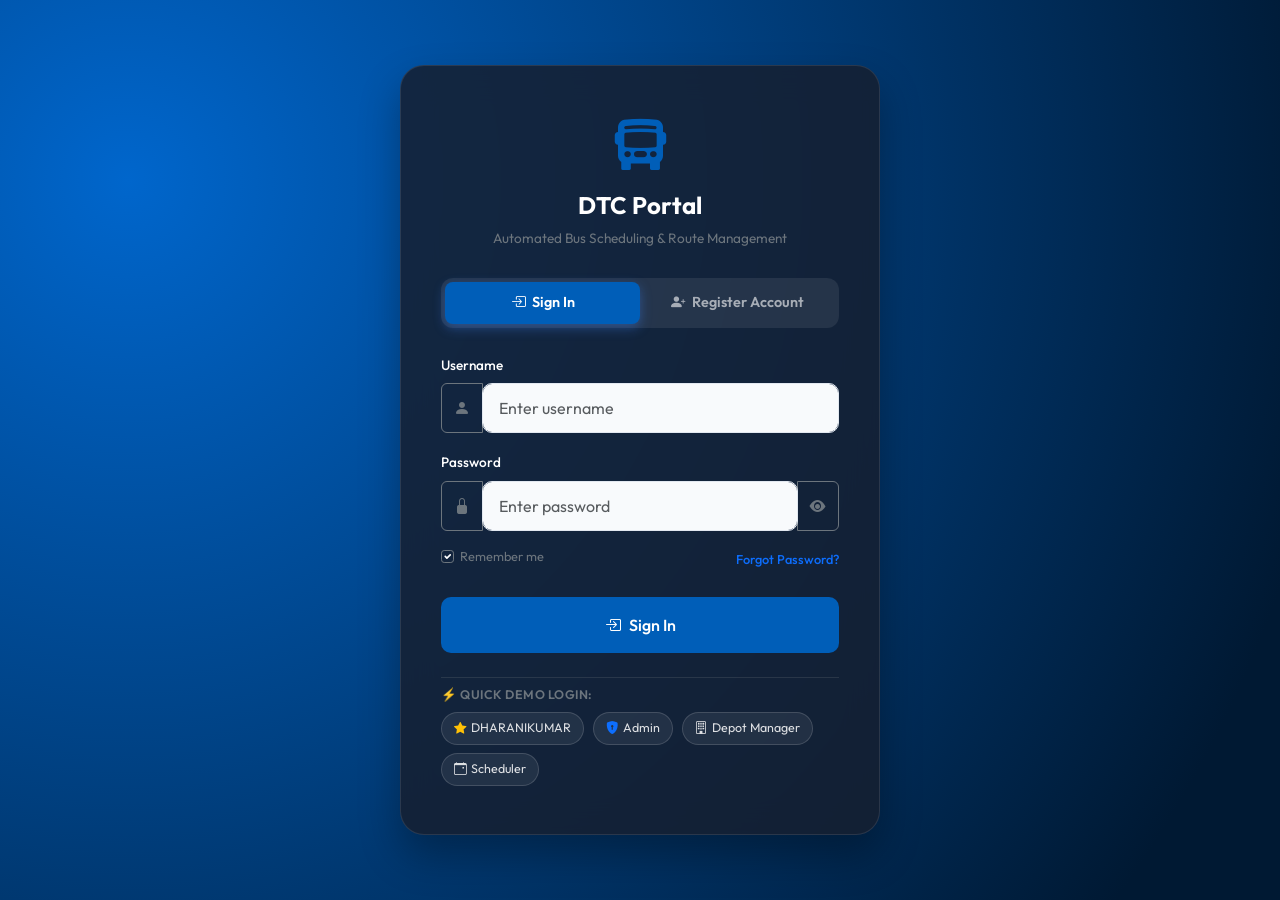
<file: schedules.html>
<!DOCTYPE html>
<html lang="en">
<head>
    <meta charset="UTF-8">
    <meta name="viewport" content="width=device-width, initial-scale=1.0">
    <title>DTC - Timetable Scheduler</title>
    <!-- Bootstrap 5 CSS -->
    <link href="https://cdn.jsdelivr.net/npm/bootstrap@5.3.0/dist/css/bootstrap.min.css" rel="stylesheet">
    <!-- Bootstrap Icons -->
    <link href="https://cdn.jsdelivr.net/npm/bootstrap-icons@1.10.0/font/bootstrap-icons.css" rel="stylesheet">
    <!-- Custom Style Sheet -->
    <link href="/css/styles.css" rel="stylesheet">
</head>
<body>

    <!-- Sidebar Navigation -->
    <div class="sidebar">
        <div class="sidebar-brand">
            <i class="bi bi-bus-front-fill" style="font-size: 2.2rem; color: var(--primary-color)"></i>
            <h3>DTC Management</h3>
        </div>
        <ul class="sidebar-menu">
            <li><a href="/dashboard.html"><i class="bi bi-speedometer2"></i> Dashboard</a></li>
            <li><a href="/buses.html"><i class="bi bi-truck"></i> Bus Fleet</a></li>
            <li><a href="/drivers.html"><i class="bi bi-person-badge"></i> Drivers</a></li>
            <li><a href="/conductors.html"><i class="bi bi-people"></i> Conductors</a></li>
            <li><a href="/routes.html"><i class="bi bi-map"></i> Route Details</a></li>
            <li class="active"><a href="/schedules.html"><i class="bi bi-calendar3"></i> Schedule Planner</a></li>
            <li><a href="/trips.html"><i class="bi bi-play-circle"></i> Live Trips</a></li>
            <li><a href="/maintenance.html"><i class="bi bi-tools"></i> Maintenance</a></li>
            <li><a href="/reports.html"><i class="bi bi-file-earmark-bar-graph"></i> Report Center</a></li>
            <li><a href="/settings.html"><i class="bi bi-gear"></i> Settings</a></li>
        </ul>
        <div class="sidebar-footer">
            <div class="user-profile">
                <div class="user-avatar" id="profile-avatar-letter">A</div>
                <div class="user-details">
                    <div class="user-name" id="profile-user-name">Admin User</div>
                    <div class="user-role" id="profile-user-role">Administrator</div>
                </div>
                <a href="#" onclick="logoutUser()" title="Logout" style="color: rgba(255,255,255,0.6)"><i class="bi bi-power" style="font-size: 1.2rem"></i></a>
            </div>
        </div>
    </div>

    <!-- Main Wrapper -->
    <div class="main-wrapper">
        <!-- Top Navbar -->
        <div class="topbar">
            <div class="page-title">
                <h4>Schedule Planner & Timetables</h4>
            </div>
            <div class="topbar-actions">
                <div class="theme-toggle" id="theme-toggle-btn" title="Toggle Theme">
                    <i class="bi bi-moon-fill"></i>
                </div>
            </div>
        </div>

        <!-- Content Body -->
        <div class="content-body">
            <!-- Filter Bar Panel -->
            <div class="glass-panel animated-fade mb-4">
                <div class="d-flex justify-content-between align-items-center flex-wrap gap-3">
                    <div class="d-flex align-items-center gap-2">
                        <label for="filter-date" class="form-label m-0 text-secondary fw-bold" style="font-size: 0.85rem;">TARGET DATE:</label>
                        <input type="date" id="filter-date" class="form-control form-control-custom" style="width: 200px;" onchange="loadSchedules()">
                    </div>
                    
                    <div class="d-flex gap-2" id="scheduler-actions">
                        <button class="btn btn-primary-custom" data-bs-toggle="modal" data-bs-target="#autoModal" onclick="openAutoModal()"><i class="bi bi-cpu"></i> Smart Auto Schedule</button>
                        <button class="btn btn-primary-custom" style="background-color: var(--color-success);" data-bs-toggle="modal" data-bs-target="#scheduleModal" onclick="openCreateModal()"><i class="bi bi-plus-lg"></i> Manual Schedule</button>
                    </div>
                </div>
            </div>

            <!-- Schedules Table -->
            <div class="glass-panel animated-fade">
                <div class="table-responsive">
                    <table class="custom-table">
                        <thead>
                            <tr>
                                <th>ID</th>
                                <th>Route</th>
                                <th>Start Location</th>
                                <th>End Location</th>
                                <th>Bus Number</th>
                                <th>Driver</th>
                                <th>Conductor</th>
                                <th>Departure</th>
                                <th>Arrival</th>
                                <th>Shift</th>
                                <th>Peak Hour</th>
                                <th>Status</th>
                                <th>Actions</th>
                            </tr>
                        </thead>
                        <tbody id="schedule-table-body">
                            <!-- Populated dynamically -->
                        </tbody>
                    </table>
                </div>
            </div>
        </div>
    </div>

    <!-- Smart Auto Schedule Modal -->
    <div class="modal fade" id="autoModal" tabindex="-1" aria-hidden="true">
        <div class="modal-dialog modal-dialog-centered">
            <div class="modal-content modal-content-custom text-white">
                <div class="modal-header border-secondary">
                    <h5 class="modal-title fw-bold"><i class="bi bi-cpu"></i> Smart Auto-Scheduler</h5>
                    <button type="button" class="btn-close btn-close-white" data-bs-dismiss="modal" aria-label="Close"></button>
                </div>
                <form id="auto-schedule-form">
                    <div class="modal-body">
                        <p class="text-secondary small">This algorithm automatically scans for Active Buses, Available Drivers and Conductors to generate overlap-free timetables for the target date, matching peak-hour frequencies and shift hours rules.</p>
                        
                        <div class="mb-3">
                            <label for="auto-date" class="form-label">Target Operation Date</label>
                            <input type="date" class="form-control form-control-custom" id="auto-date" required>
                        </div>
                        <div class="mb-3">
                            <label for="auto-route" class="form-label">Select Route</label>
                            <select class="form-select form-control-custom" id="auto-route" required>
                                <!-- Loaded dynamically -->
                            </select>
                        </div>
                    </div>
                    <div class="modal-footer border-secondary">
                        <button type="button" class="btn btn-secondary text-white" style="background: var(--text-secondary); border: none" data-bs-dismiss="modal">Cancel</button>
                        <button type="submit" class="btn btn-primary-custom">Run Algorithm</button>
                    </div>
                </form>
            </div>
        </div>
    </div>

    <!-- Manual Schedule Modal -->
    <div class="modal fade" id="scheduleModal" tabindex="-1" aria-hidden="true">
        <div class="modal-dialog modal-dialog-centered">
            <div class="modal-content modal-content-custom text-white">
                <div class="modal-header border-secondary">
                    <h5 class="modal-title fw-bold" id="scheduleModalTitle">Manual Schedule Allocation</h5>
                    <button type="button" class="btn-close btn-close-white" data-bs-dismiss="modal" aria-label="Close"></button>
                </div>
                <form id="schedule-form">
                    <input type="hidden" id="schedule-id">
                    <div class="modal-body">
                        <div class="mb-3">
                            <label for="sched-date" class="form-label">Date</label>
                            <input type="date" class="form-control form-control-custom" id="sched-date" required>
                        </div>
                        <div class="mb-3">
                            <label for="sched-route" class="form-label">Route</label>
                            <select class="form-select form-control-custom" id="sched-route" required>
                                <!-- Loaded dynamically -->
                            </select>
                        </div>
                        <div class="mb-3">
                            <label for="sched-bus" class="form-label">Bus</label>
                            <select class="form-select form-control-custom" id="sched-bus" required>
                                <!-- Loaded dynamically -->
                            </select>
                        </div>
                        <div class="mb-3">
                            <label for="sched-driver" class="form-label">Driver</label>
                            <select class="form-select form-control-custom" id="sched-driver" required>
                                <!-- Loaded dynamically -->
                            </select>
                        </div>
                        <div class="mb-3">
                            <label for="sched-conductor" class="form-label">Conductor</label>
                            <select class="form-select form-control-custom" id="sched-conductor" required>
                                <!-- Loaded dynamically -->
                            </select>
                        </div>
                        <div class="row">
                            <div class="col-6 mb-3">
                                <label for="sched-dep" class="form-label">Departure Time</label>
                                <input type="time" class="form-control form-control-custom" id="sched-dep" required>
                            </div>
                            <div class="col-6 mb-3">
                                <label for="sched-arr" class="form-label">Arrival Time</label>
                                <input type="time" class="form-control form-control-custom" id="sched-arr" required>
                            </div>
                        </div>
                        <div class="row">
                            <div class="col-6 mb-3">
                                <label for="sched-shift" class="form-label">Shift</label>
                                <select class="form-select form-control-custom" id="sched-shift" required>
                                    <option value="MORNING">MORNING</option>
                                    <option value="EVENING">EVENING</option>
                                    <option value="NIGHT">NIGHT</option>
                                </select>
                            </div>
                            <div class="col-6 mb-3 d-flex align-items-end pb-3">
                                <div class="form-check">
                                    <input class="form-check-input bg-transparent border-secondary" type="checkbox" id="sched-peak">
                                    <label class="form-check-label text-secondary" for="sched-peak">Peak Hour Allocation</label>
                                </div>
                            </div>
                        </div>
                    </div>
                    <div class="modal-footer border-secondary">
                        <button type="button" class="btn btn-secondary text-white" style="background: var(--text-secondary); border: none" data-bs-dismiss="modal">Cancel</button>
                        <button type="submit" class="btn btn-primary-custom">Save Allocation</button>
                    </div>
                </form>
            </div>
        </div>
    </div>

    <!-- Bootstrap Bundle JS -->
    <script src="https://cdn.jsdelivr.net/npm/bootstrap@5.3.0/dist/js/bootstrap.bundle.min.js"></script>
    <!-- API JS -->
    <script src="/js/api.js"></script>
    <!-- Schedules Script -->
    <script src="/js/schedules.js"></script>
</body>
</html>
</file>
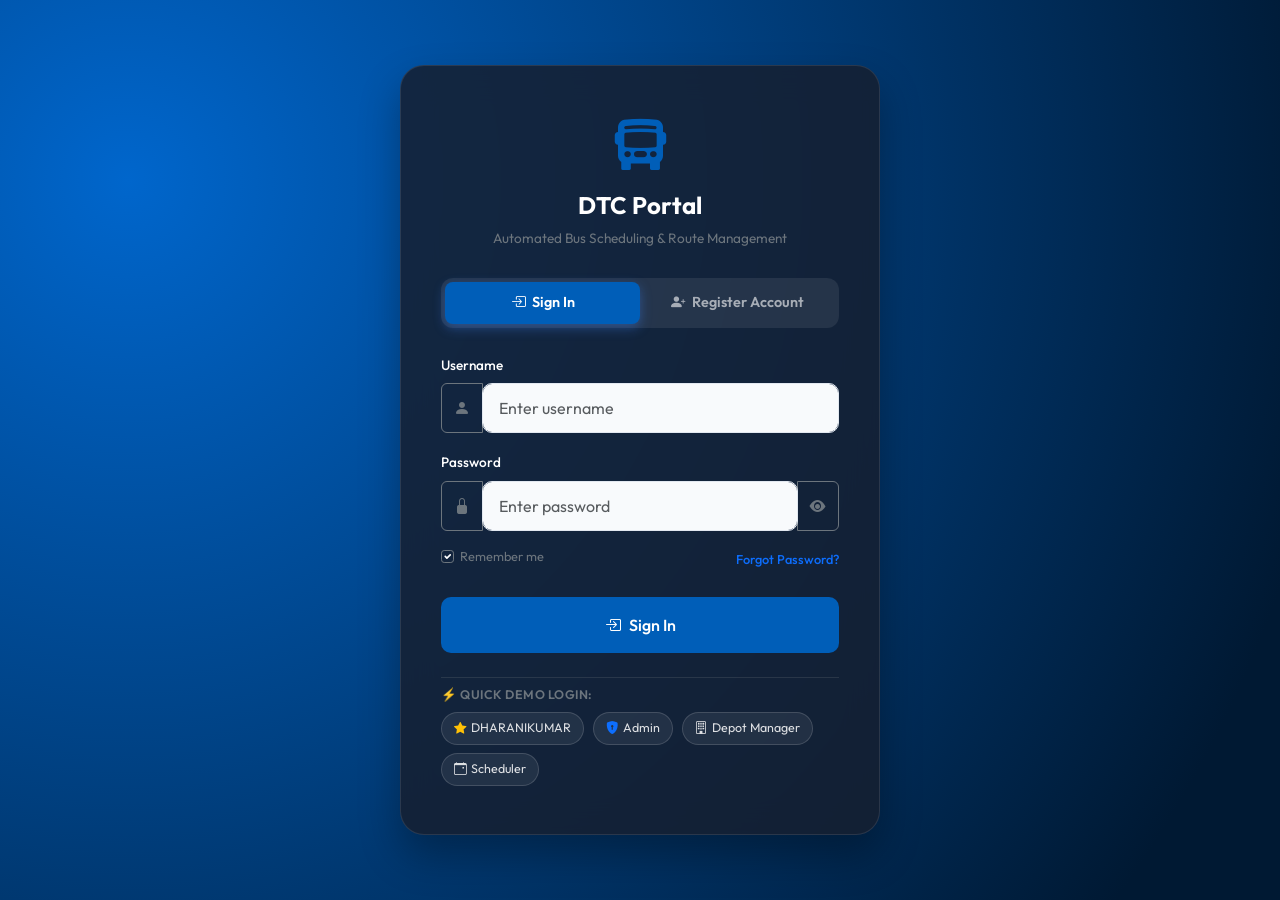
<file: settings.html>
<!DOCTYPE html>
<html lang="en">
<head>
    <meta charset="UTF-8">
    <meta name="viewport" content="width=device-width, initial-scale=1.0">
    <title>DTC - settings & Utilities</title>
    <!-- Bootstrap 5 CSS -->
    <link href="https://cdn.jsdelivr.net/npm/bootstrap@5.3.0/dist/css/bootstrap.min.css" rel="stylesheet">
    <!-- Bootstrap Icons -->
    <link href="https://cdn.jsdelivr.net/npm/bootstrap-icons@1.10.0/font/bootstrap-icons.css" rel="stylesheet">
    <!-- Custom Style Sheet -->
    <link href="/css/styles.css" rel="stylesheet">
</head>
<body>

    <!-- Sidebar Navigation -->
    <div class="sidebar">
        <div class="sidebar-brand">
            <i class="bi bi-bus-front-fill" style="font-size: 2.2rem; color: var(--primary-color)"></i>
            <h3>DTC Management</h3>
        </div>
        <ul class="sidebar-menu">
            <li><a href="/dashboard.html"><i class="bi bi-speedometer2"></i> Dashboard</a></li>
            <li><a href="/buses.html"><i class="bi bi-truck"></i> Bus Fleet</a></li>
            <li><a href="/drivers.html"><i class="bi bi-person-badge"></i> Drivers</a></li>
            <li><a href="/conductors.html"><i class="bi bi-people"></i> Conductors</a></li>
            <li><a href="/routes.html"><i class="bi bi-map"></i> Route Details</a></li>
            <li><a href="/schedules.html"><i class="bi bi-calendar3"></i> Schedule Planner</a></li>
            <li><a href="/trips.html"><i class="bi bi-play-circle"></i> Live Trips</a></li>
            <li><a href="/maintenance.html"><i class="bi bi-tools"></i> Maintenance</a></li>
            <li><a href="/reports.html"><i class="bi bi-file-earmark-bar-graph"></i> Report Center</a></li>
            <li class="active"><a href="/settings.html"><i class="bi bi-gear"></i> Settings</a></li>
        </ul>
        <div class="sidebar-footer">
            <div class="user-profile">
                <div class="user-avatar" id="profile-avatar-letter">A</div>
                <div class="user-details">
                    <div class="user-name" id="profile-user-name">Admin User</div>
                    <div class="user-role" id="profile-user-role">Administrator</div>
                </div>
                <a href="#" onclick="logoutUser()" title="Logout" style="color: rgba(255,255,255,0.6)"><i class="bi bi-power" style="font-size: 1.2rem"></i></a>
            </div>
        </div>
    </div>

    <!-- Main Wrapper -->
    <div class="main-wrapper">
        <!-- Top Navbar -->
        <div class="topbar">
            <div class="page-title">
                <h4>Portal settings & Utilities</h4>
            </div>
            <div class="topbar-actions">
                <div class="theme-toggle" id="theme-toggle-btn" title="Toggle Theme">
                    <i class="bi bi-moon-fill"></i>
                </div>
            </div>
        </div>

        <!-- Content Body -->
        <div class="content-body">
            <div class="row">
                <!-- Change Password Column -->
                <div class="col-md-6 mb-4">
                    <div class="glass-panel animated-fade h-100">
                        <h5 class="fw-bold mb-4"><i class="bi bi-shield-lock text-primary"></i> Change Account Password</h5>
                        <form id="change-password-form">
                            <div class="mb-3">
                                <label for="old-password" class="form-label">Current Password</label>
                                <input type="password" class="form-control form-control-custom text-white" id="old-password" required>
                            </div>
                            <div class="mb-3">
                                <label for="new-password" class="form-label">New Password</label>
                                <input type="password" class="form-control form-control-custom text-white" id="new-password" required>
                            </div>
                            <div class="mb-4">
                                <label for="confirm-password" class="form-label">Confirm New Password</label>
                                <input type="password" class="form-control form-control-custom text-white" id="confirm-password" required>
                            </div>
                            <button type="submit" class="btn btn-primary-custom w-100 justify-content-center">Update Password</button>
                        </form>
                    </div>
                </div>

                <!-- Database Backup and Restore (Only visible to Admin) -->
                <div class="col-md-6 mb-4 d-none" id="admin-backup-panel">
                    <div class="glass-panel animated-fade h-100 d-flex flex-column justify-content-between">
                        <div>
                            <h5 class="fw-bold mb-4"><i class="bi bi-database-fill-gear text-success"></i> Backup & Restore Database</h5>
                            <p class="text-secondary small">Generate SQL file archive downloads containing all schemas and tables, or upload a backup archive file to restore the operational databases.</p>
                            
                            <button class="btn btn-primary-custom w-100 justify-content-center mb-4" onclick="downloadDatabaseBackup()"><i class="bi bi-download"></i> Generate SQL Backup File</button>
                            
                            <hr class="border-secondary mb-4">
                            
                            <div class="mb-3">
                                <label for="restore-file" class="form-label small text-secondary fw-bold">RESTORE FROM SQL SCRIPT</label>
                                <input type="file" id="restore-file" class="form-control form-control-custom text-white" accept=".sql" onchange="restoreDatabaseBackup(event)">
                            </div>
                        </div>
                    </div>
                </div>
            </div>

            <!-- Audit Logs section (Only visible to Admin) -->
            <div class="row mt-2 d-none" id="admin-audit-panel">
                <div class="col-12">
                    <div class="glass-panel animated-fade">
                        <h5 class="fw-bold mb-4"><i class="bi bi-journal-text text-info"></i> Administrative Audit Logs</h5>
                        <div class="table-responsive" style="max-height: 350px; overflow-y: auto;">
                            <table class="custom-table">
                                <thead>
                                    <tr>
                                        <th>Timestamp</th>
                                        <th>Username</th>
                                        <th>Action Taken</th>
                                        <th>IP Address</th>
                                        <th>Details</th>
                                    </tr>
                                </thead>
                                <tbody id="audit-table-body">
                                    <!-- Populated dynamically -->
                                </tbody>
                            </table>
                        </div>
                    </div>
                </div>
            </div>
        </div>
    </div>

    <!-- Bootstrap Bundle JS -->
    <script src="https://cdn.jsdelivr.net/npm/bootstrap@5.3.0/dist/js/bootstrap.bundle.min.js"></script>
    <!-- API JS -->
    <script src="/js/api.js"></script>
    <!-- Auth JS (holds pwd change form binds) -->
    <script src="/js/auth.js"></script>
    <!-- Settings JS -->
    <script src="/js/settings.js"></script>
</body>
</html>
</file>
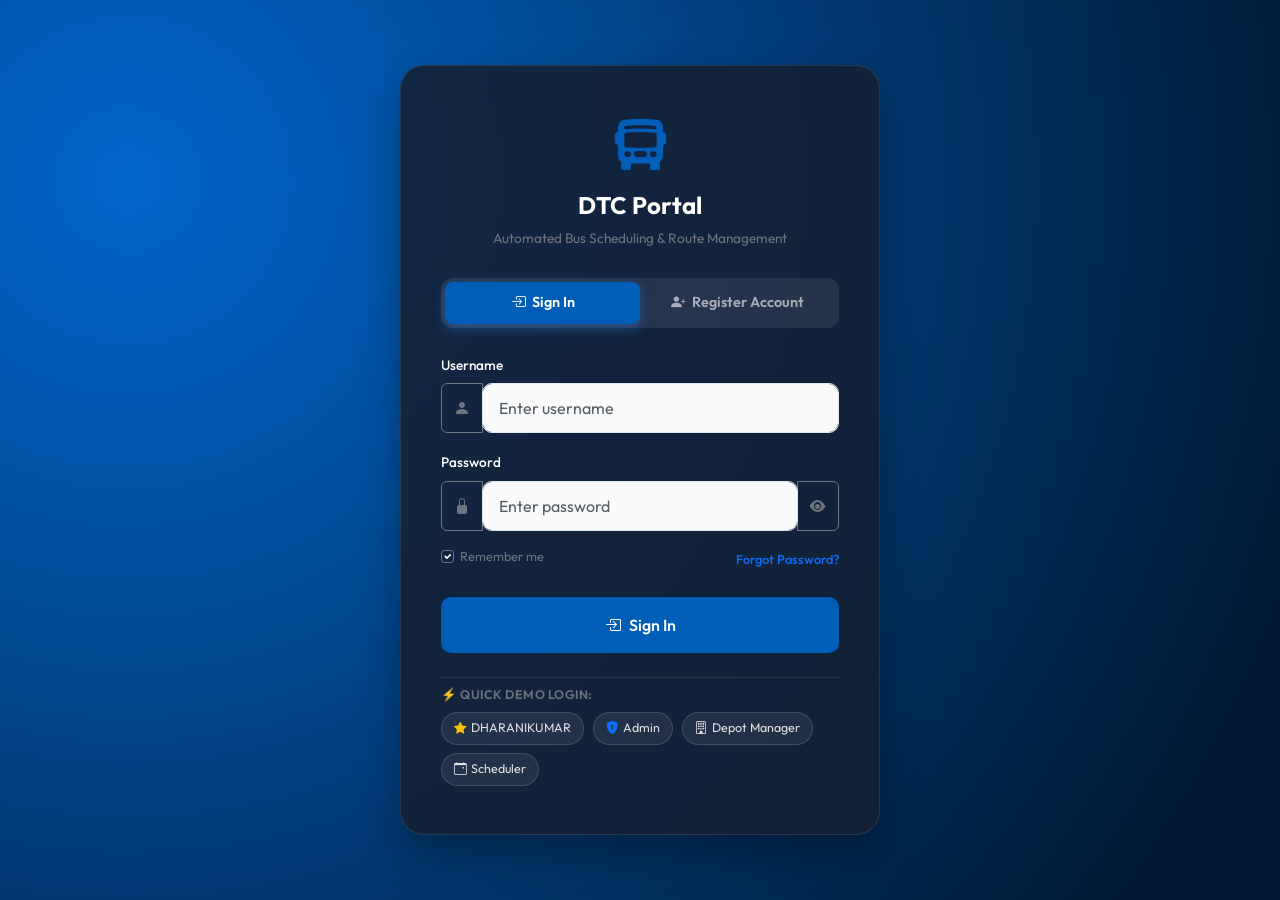
<file: trips.html>
<!DOCTYPE html>
<html lang="en">
<head>
    <meta charset="UTF-8">
    <meta name="viewport" content="width=device-width, initial-scale=1.0">
    <title>DTC - Live Operations</title>
    <!-- Bootstrap 5 CSS -->
    <link href="https://cdn.jsdelivr.net/npm/bootstrap@5.3.0/dist/css/bootstrap.min.css" rel="stylesheet">
    <!-- Bootstrap Icons -->
    <link href="https://cdn.jsdelivr.net/npm/bootstrap-icons@1.10.0/font/bootstrap-icons.css" rel="stylesheet">
    <!-- Custom Style Sheet -->
    <link href="/css/styles.css" rel="stylesheet">
</head>
<body>

    <!-- Sidebar Navigation -->
    <div class="sidebar">
        <div class="sidebar-brand">
            <i class="bi bi-bus-front-fill" style="font-size: 2.2rem; color: var(--primary-color)"></i>
            <h3>DTC Management</h3>
        </div>
        <ul class="sidebar-menu">
            <li><a href="/dashboard.html"><i class="bi bi-speedometer2"></i> Dashboard</a></li>
            <li><a href="/buses.html"><i class="bi bi-truck"></i> Bus Fleet</a></li>
            <li><a href="/drivers.html"><i class="bi bi-person-badge"></i> Drivers</a></li>
            <li><a href="/conductors.html"><i class="bi bi-people"></i> Conductors</a></li>
            <li><a href="/routes.html"><i class="bi bi-map"></i> Route Details</a></li>
            <li><a href="/schedules.html"><i class="bi bi-calendar3"></i> Schedule Planner</a></li>
            <li class="active"><a href="/trips.html"><i class="bi bi-play-circle"></i> Live Trips</a></li>
            <li><a href="/maintenance.html"><i class="bi bi-tools"></i> Maintenance</a></li>
            <li><a href="/reports.html"><i class="bi bi-file-earmark-bar-graph"></i> Report Center</a></li>
            <li><a href="/settings.html"><i class="bi bi-gear"></i> Settings</a></li>
        </ul>
        <div class="sidebar-footer">
            <div class="user-profile">
                <div class="user-avatar" id="profile-avatar-letter">A</div>
                <div class="user-details">
                    <div class="user-name" id="profile-user-name">Admin User</div>
                    <div class="user-role" id="profile-user-role">Administrator</div>
                </div>
                <a href="#" onclick="logoutUser()" title="Logout" style="color: rgba(255,255,255,0.6)"><i class="bi bi-power" style="font-size: 1.2rem"></i></a>
            </div>
        </div>
    </div>

    <!-- Main Wrapper -->
    <div class="main-wrapper">
        <!-- Top Navbar -->
        <div class="topbar">
            <div class="page-title">
                <h4>Live Trips & Dispatch Console</h4>
            </div>
            <div class="topbar-actions">
                <div class="theme-toggle" id="theme-toggle-btn" title="Toggle Theme">
                    <i class="bi bi-moon-fill"></i>
                </div>
            </div>
        </div>

        <!-- Content Body -->
        <div class="content-body">
            <!-- Filter Bar Panel -->
            <div class="glass-panel animated-fade mb-4">
                <div class="d-flex justify-content-between align-items-center flex-wrap gap-3">
                    <div class="d-flex align-items-center gap-2">
                        <label for="trip-filter-date" class="form-label m-0 text-secondary fw-bold" style="font-size: 0.85rem;">OPERATIONS DATE:</label>
                        <input type="date" id="trip-filter-date" class="form-control form-control-custom" style="width: 200px;" onchange="loadTrips()">
                    </div>
                    
                    <div class="form-check">
                        <input class="form-check-input bg-transparent border-secondary" type="checkbox" id="only-live-checkbox" onchange="loadTrips()">
                        <label class="form-check-label text-secondary fw-bold" for="only-live-checkbox" style="font-size: 0.85rem;">SHOW LIVE RUNNING TRIPS ONLY</label>
                    </div>
                </div>
            </div>

            <!-- Trips Grid -->
            <div class="glass-panel animated-fade">
                <div class="table-responsive">
                    <table class="custom-table">
                        <thead>
                            <tr>
                                <th>Trip ID</th>
                                <th>Route No</th>
                                <th>Bus Number</th>
                                <th>Driver Name</th>
                                <th>Scheduled Dep/Arr</th>
                                <th>Actual Dep/Arr</th>
                                <th>Delay</th>
                                <th>Current Checkpoint</th>
                                <th>Status</th>
                                <th>Actions</th>
                            </tr>
                        </thead>
                        <tbody id="trip-table-body">
                            <!-- Populated dynamically -->
                        </tbody>
                    </table>
                </div>
            </div>
        </div>
    </div>

    <!-- Live Status Update Modal -->
    <div class="modal fade" id="tripModal" tabindex="-1" aria-hidden="true">
        <div class="modal-dialog modal-dialog-centered">
            <div class="modal-content modal-content-custom text-white">
                <div class="modal-header border-secondary">
                    <h5 class="modal-title fw-bold"><i class="bi bi-broadcast"></i> Report Location & Delay Alert</h5>
                    <button type="button" class="btn-close btn-close-white" data-bs-dismiss="modal" aria-label="Close"></button>
                </div>
                <form id="trip-form">
                    <input type="hidden" id="trip-id">
                    <div class="modal-body">
                        <div class="mb-3">
                            <label for="trip-status" class="form-label">Trip Status</label>
                            <select class="form-select form-control-custom" id="trip-status" required>
                                <option value="SCHEDULED">SCHEDULED</option>
                                <option value="EN_ROUTE">EN ROUTE (RUNNING)</option>
                                <option value="DELAYED">DELAYED</option>
                                <option value="COMPLETED">COMPLETED</option>
                                <option value="CANCELLED">CANCELLED</option>
                            </select>
                        </div>
                        <div class="mb-3">
                            <label for="trip-delay" class="form-label">Delay Duration (Minutes)</label>
                            <input type="number" class="form-control form-control-custom" id="trip-delay" min="0" required>
                        </div>
                        <div class="mb-3">
                            <label for="trip-stop" class="form-label">Current Checkpoint / Stop</label>
                            <input type="text" class="form-control form-control-custom" id="trip-stop" placeholder="e.g. Chirag Delhi crossing" required>
                        </div>
                        <div class="mb-3">
                            <label for="trip-notes" class="form-label">Dispatcher Notes / Incident Cause</label>
                            <textarea class="form-control form-control-custom" id="trip-notes" rows="3" placeholder="e.g. Heavy jam near metro construction sector."></textarea>
                        </div>
                    </div>
                    <div class="modal-footer border-secondary">
                        <button type="button" class="btn btn-secondary text-white" style="background: var(--text-secondary); border: none" data-bs-dismiss="modal">Cancel</button>
                        <button type="submit" class="btn btn-primary-custom">Update Dispatch Console</button>
                    </div>
                </form>
            </div>
        </div>
    </div>

    <!-- Bootstrap Bundle JS -->
    <script src="https://cdn.jsdelivr.net/npm/bootstrap@5.3.0/dist/js/bootstrap.bundle.min.js"></script>
    <!-- API JS -->
    <script src="/js/api.js"></script>
    <!-- Trips Script -->
    <script src="/js/trips.js"></script>
</body>
</html>
</file>
<file: css/styles.css>
/* DTC Automated Bus Scheduling & Route Management System */
/* Premium Glassmorphism & Custom Styling with Light/Dark Themes */

@import url('https://fonts.googleapis.com/css2?family=Outfit:wght@300;400;500;600;700;800&display=swap');

:root {
    /* Light Theme Variables */
    --bg-primary: #f8fafc;
    --bg-secondary: #ffffff;
    --bg-sidebar: rgba(15, 23, 42, 0.95);
    --sidebar-text: #f8fafc;
    --text-primary: #0f172a;
    --text-secondary: #64748b;
    --border-color: #e2e8f0;
    --primary-color: #005eb8;
    --primary-hover: #004b93;
    
    /* Semantic Colors */
    --color-success: #10b981;
    --color-danger: #ef4444;
    --color-warning: #f59e0b;
    --color-info: #06b6d4;
    
    /* Shadows & Glassmorphism */
    --card-shadow: 0 4px 6px -1px rgb(0 0 0 / 0.05), 0 2px 4px -2px rgb(0 0 0 / 0.05);
    --card-hover-shadow: 0 10px 15px -3px rgb(0 0 0 / 0.1), 0 4px 6px -4px rgb(0 0 0 / 0.1);
    --glass-bg: rgba(255, 255, 255, 0.7);
    --glass-border: rgba(226, 232, 240, 0.8);
    --glass-blur: blur(12px);
    
    --transition-speed: 0.3s;
    --sidebar-width: 260px;
}

[data-theme="dark"] {
    /* Dark Theme Variables */
    --bg-primary: #0b0f19;
    --bg-secondary: #161f30;
    --bg-sidebar: rgba(10, 15, 26, 0.98);
    --sidebar-text: #f8fafc;
    --text-primary: #f8fafc;
    --text-secondary: #94a3b8;
    --border-color: #2e3d56;
    --primary-color: #3b82f6;
    --primary-hover: #2563eb;
    
    /* Shadows & Glassmorphism */
    --card-shadow: 0 4px 6px -1px rgba(0, 0, 0, 0.3);
    --card-hover-shadow: 0 10px 15px -3px rgba(0, 0, 0, 0.5);
    --glass-bg: rgba(22, 31, 48, 0.7);
    --glass-border: rgba(46, 61, 86, 0.8);
    
    --transition-speed: 0.3s;
}

/* Global Reset & Base Styling */
* {
    margin: 0;
    padding: 0;
    box-sizing: border-box;
    font-family: 'Outfit', sans-serif;
    transition: background-color var(--transition-speed), border-color var(--transition-speed);
}

body {
    background-color: var(--bg-primary);
    color: var(--text-primary);
    min-height: 100vh;
    display: flex;
}

a {
    text-decoration: none;
    color: inherit;
}

/* Scrollbar Customization */
::-webkit-scrollbar {
    width: 6px;
    height: 6px;
}
::-webkit-scrollbar-track {
    background: transparent;
}
::-webkit-scrollbar-thumb {
    background: var(--border-color);
    border-radius: 4px;
}
::-webkit-scrollbar-thumb:hover {
    background: var(--text-secondary);
}

/* Layout - Sidebar */
.sidebar {
    width: var(--sidebar-width);
    background: var(--bg-sidebar);
    color: var(--sidebar-text);
    height: 100vh;
    position: fixed;
    top: 0;
    left: 0;
    display: flex;
    flex-direction: column;
    z-index: 1000;
    border-right: 1px solid var(--border-color);
    backdrop-filter: var(--glass-blur);
}

.sidebar-brand {
    padding: 24px 20px;
    display: flex;
    align-items: center;
    gap: 12px;
    border-bottom: 1px solid rgba(255, 255, 255, 0.08);
}

.sidebar-brand img {
    height: 38px;
    filter: drop-shadow(0 2px 4px rgba(0,0,0,0.2));
}

.sidebar-brand h3 {
    font-size: 1.15rem;
    font-weight: 700;
    letter-spacing: 0.5px;
    background: linear-gradient(135deg, #fff 30%, var(--primary-color) 100%);
    -webkit-background-clip: text;
    -webkit-text-fill-color: transparent;
}

.sidebar-menu {
    flex: 1;
    padding: 20px 14px;
    list-style: none;
    overflow-y: auto;
}

.sidebar-menu li {
    margin-bottom: 6px;
}

.sidebar-menu a {
    display: flex;
    align-items: center;
    gap: 12px;
    padding: 12px 16px;
    border-radius: 10px;
    font-size: 0.95rem;
    font-weight: 500;
    color: rgba(248, 250, 252, 0.7);
    transition: all var(--transition-speed);
}

.sidebar-menu a i {
    font-size: 1.1rem;
    width: 20px;
}

.sidebar-menu a:hover,
.sidebar-menu li.active a {
    background: rgba(255, 255, 255, 0.08);
    color: #ffffff;
    box-shadow: inset 3px 0 0 var(--primary-color);
}

.sidebar-footer {
    padding: 16px 20px;
    border-top: 1px solid rgba(255, 255, 255, 0.08);
}

.user-profile {
    display: flex;
    align-items: center;
    gap: 12px;
}

.user-avatar {
    width: 40px;
    height: 40px;
    border-radius: 50%;
    background: var(--primary-color);
    color: #ffffff;
    display: flex;
    align-items: center;
    justify-content: center;
    font-weight: 700;
    font-size: 1.1rem;
    box-shadow: 0 4px 6px rgba(0,0,0,0.1);
}

.user-details {
    flex: 1;
    min-width: 0;
}

.user-name {
    font-size: 0.9rem;
    font-weight: 600;
    white-space: nowrap;
    overflow: hidden;
    text-overflow: ellipsis;
}

.user-role {
    font-size: 0.75rem;
    color: rgba(248, 250, 252, 0.55);
}

/* Layout - Main Content */
.main-wrapper {
    margin-left: var(--sidebar-width);
    flex: 1;
    min-height: 100vh;
    display: flex;
    flex-direction: column;
}

/* Top Navbar */
.topbar {
    height: 70px;
    background: var(--bg-secondary);
    border-bottom: 1px solid var(--border-color);
    display: flex;
    align-items: center;
    justify-content: space-between;
    padding: 0 30px;
    position: sticky;
    top: 0;
    z-index: 900;
}

.page-title h4 {
    font-size: 1.25rem;
    font-weight: 700;
    color: var(--text-primary);
}

.topbar-actions {
    display: flex;
    align-items: center;
    gap: 20px;
}

.theme-toggle, .notif-badge-wrapper {
    width: 40px;
    height: 40px;
    border-radius: 50%;
    background: var(--bg-primary);
    border: 1px solid var(--border-color);
    display: flex;
    align-items: center;
    justify-content: center;
    cursor: pointer;
    font-size: 1.1rem;
    color: var(--text-primary);
    position: relative;
    transition: all 0.2s;
}

.theme-toggle:hover, .notif-badge-wrapper:hover {
    background: var(--border-color);
    transform: scale(1.05);
}

.notif-badge {
    position: absolute;
    top: 2px;
    right: 2px;
    background: var(--color-danger);
    color: #ffffff;
    font-size: 0.65rem;
    font-weight: 700;
    width: 16px;
    height: 16px;
    border-radius: 50%;
    display: flex;
    align-items: center;
    justify-content: center;
    border: 2px solid var(--bg-secondary);
}

/* Main Content Container */
.content-body {
    padding: 30px;
    flex: 1;
}

/* Cards & Panels (Glassmorphism & Sleek Design) */
.glass-panel {
    background: var(--glass-bg);
    border: 1px solid var(--glass-border);
    backdrop-filter: var(--glass-blur);
    border-radius: 16px;
    box-shadow: var(--card-shadow);
    padding: 24px;
    margin-bottom: 24px;
    transition: transform var(--transition-speed), box-shadow var(--transition-speed);
}

.glass-panel:hover {
    box-shadow: var(--card-hover-shadow);
}

.stats-card {
    display: flex;
    align-items: center;
    justify-content: space-between;
}

.stats-info h2 {
    font-size: 2rem;
    font-weight: 800;
    margin-bottom: 4px;
}

.stats-info p {
    font-size: 0.85rem;
    color: var(--text-secondary);
    font-weight: 500;
    text-transform: uppercase;
    letter-spacing: 0.5px;
}

.stats-icon {
    width: 56px;
    height: 56px;
    border-radius: 12px;
    display: flex;
    align-items: center;
    justify-content: center;
    font-size: 1.5rem;
    box-shadow: 0 8px 16px -4px rgba(0, 0, 0, 0.1);
}

.stats-icon.blue { background: rgba(59, 130, 246, 0.1); color: #3b82f6; }
.stats-icon.green { background: rgba(16, 185, 129, 0.1); color: #10b981; }
.stats-icon.yellow { background: rgba(245, 158, 11, 0.1); color: #f59e0b; }
.stats-icon.red { background: rgba(239, 68, 68, 0.1); color: #ef4444; }

/* Status Badges */
.badge-status {
    padding: 6px 12px;
    border-radius: 30px;
    font-size: 0.75rem;
    font-weight: 600;
    text-transform: uppercase;
    display: inline-flex;
    align-items: center;
    gap: 6px;
}

.badge-active, .badge-available, .badge-completed {
    background: rgba(16, 185, 129, 0.1);
    color: #10b981;
}

.badge-maintenance, .badge-delayed, .badge-warning {
    background: rgba(245, 158, 11, 0.1);
    color: #f59e0b;
}

.badge-outofservice, .badge-cancelled, .badge-danger {
    background: rgba(239, 68, 68, 0.1);
    color: #ef4444;
}

/* Custom Styled Tables */
.custom-table {
    width: 100%;
    border-collapse: collapse;
}

.custom-table th {
    background: var(--bg-primary);
    color: var(--text-secondary);
    font-weight: 600;
    font-size: 0.85rem;
    text-transform: uppercase;
    letter-spacing: 0.5px;
    padding: 16px 20px;
    border-bottom: 2px solid var(--border-color);
    text-align: left;
}

.custom-table td {
    padding: 16px 20px;
    border-bottom: 1px solid var(--border-color);
    font-size: 0.95rem;
    color: var(--text-primary);
}

.custom-table tr:last-child td {
    border-bottom: none;
}

.custom-table tbody tr {
    transition: background-color 0.2s;
}

.custom-table tbody tr:hover {
    background-color: rgba(0, 0, 0, 0.015);
}

/* Buttons */
.btn-primary-custom {
    background-color: var(--primary-color);
    color: #ffffff;
    font-weight: 550;
    padding: 10px 20px;
    border-radius: 10px;
    border: none;
    display: inline-flex;
    align-items: center;
    gap: 8px;
    transition: all 0.2s;
}

.btn-primary-custom:hover {
    background-color: var(--primary-hover);
    transform: translateY(-1px);
    box-shadow: 0 4px 12px rgba(59, 130, 246, 0.3);
}

/* Modal and Input Customizations */
.modal-content-custom {
    background-color: var(--bg-secondary) !important;
    border: 1px solid var(--border-color) !important;
    border-radius: 16px !important;
    backdrop-filter: var(--glass-blur);
}

.form-control-custom {
    background-color: var(--bg-primary) !important;
    border: 1px solid var(--border-color) !important;
    color: var(--text-primary) !important;
    border-radius: 10px !important;
    padding: 12px 16px !important;
}

.form-control-custom:focus {
    border-color: var(--primary-color) !important;
    box-shadow: 0 0 0 3px rgba(59, 130, 246, 0.15) !important;
}

/* Floating Notification Alerts (Toast) */
.toast-container {
    position: fixed;
    top: 24px;
    right: 24px;
    z-index: 1100;
}

/* Login Page Specifics */
.login-body {
    min-height: 100vh;
    display: flex;
    align-items: center;
    justify-content: center;
    background: radial-gradient(circle at 10% 20%, rgb(0, 102, 204) 0%, rgb(0, 25, 51) 90%);
}

.login-card {
    width: 100%;
    max-width: 440px;
    background: rgba(22, 31, 48, 0.85);
    border: 1px solid rgba(255, 255, 255, 0.1);
    backdrop-filter: blur(16px);
    border-radius: 24px;
    padding: 40px;
    color: #ffffff;
    box-shadow: 0 20px 40px rgba(0, 0, 0, 0.3);
}

.login-logo {
    text-align: center;
    margin-bottom: 30px;
}

.login-logo img {
    height: 70px;
    margin-bottom: 12px;
}

/* Micro-animations */
@keyframes fadeInUp {
    from {
        opacity: 0;
        transform: translateY(12px);
    }
    to {
        opacity: 1;
        transform: translateY(0);
    }
}

.animated-fade {
    animation: fadeInUp 0.4s ease forwards;
}

/* Dark Mode specific overrides */
[data-theme="dark"] .custom-table tbody tr:hover {
    background-color: rgba(255, 255, 255, 0.02);
}
</file>
